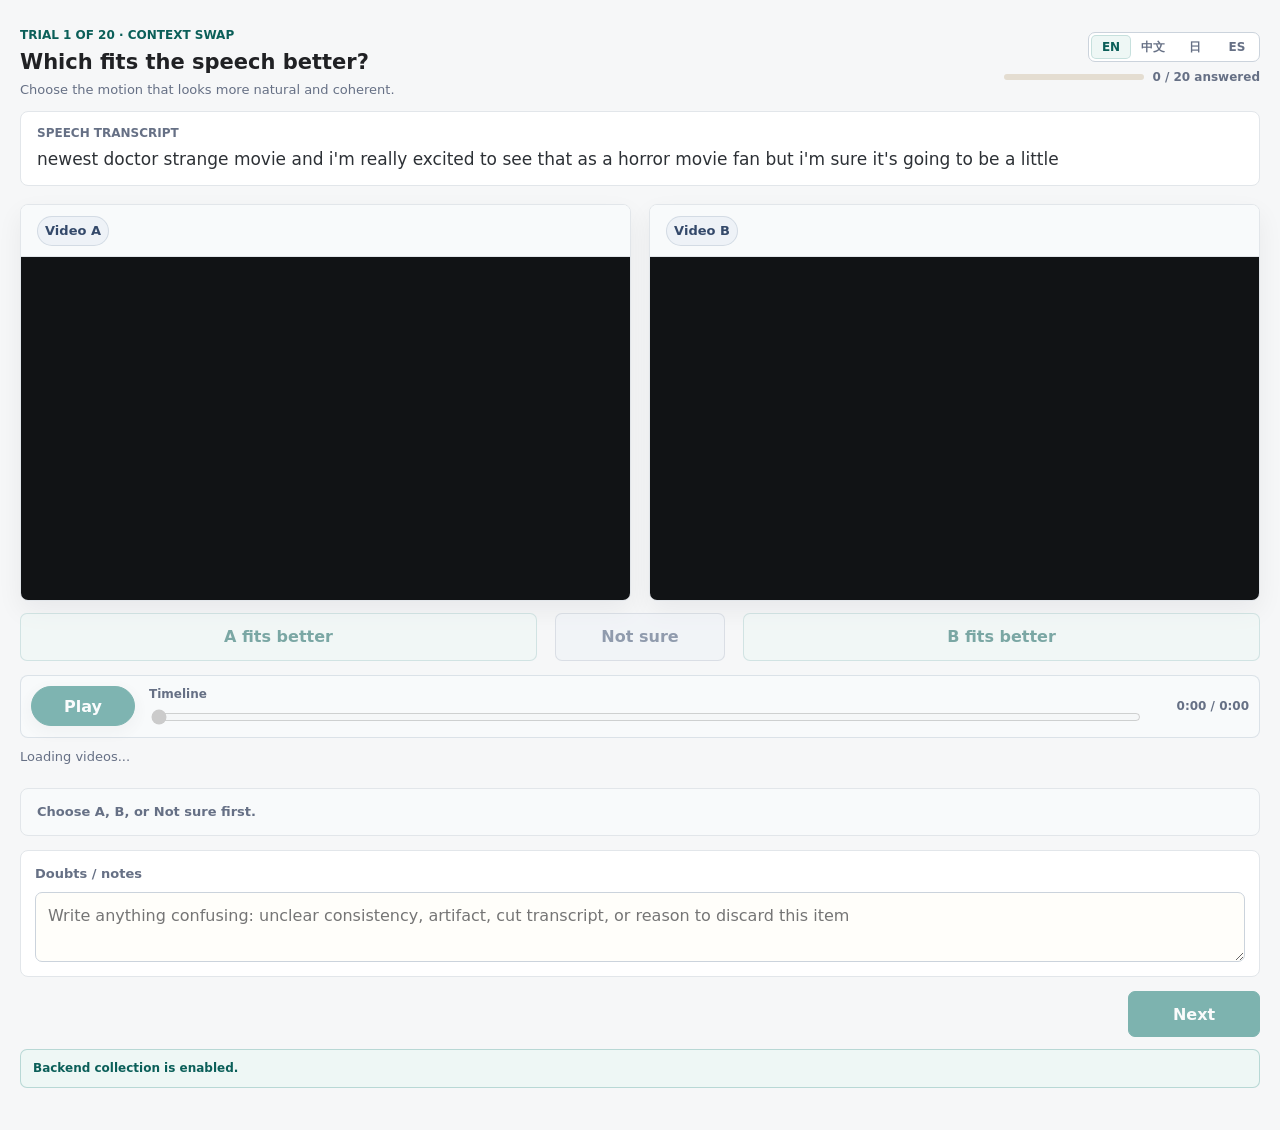
<file: index.html>
<!doctype html>
<html lang="en">
  <head>
    <meta charset="utf-8" />
    <meta name="viewport" content="width=device-width, initial-scale=1" />
    <meta http-equiv="refresh" content="0; url=pilot-demo/" />
    <title>Motion Consistency Pilot</title>
  </head>
  <body>
    <p><a href="pilot-demo/">Open the motion consistency pilot</a></p>
  </body>
</html>
</file>
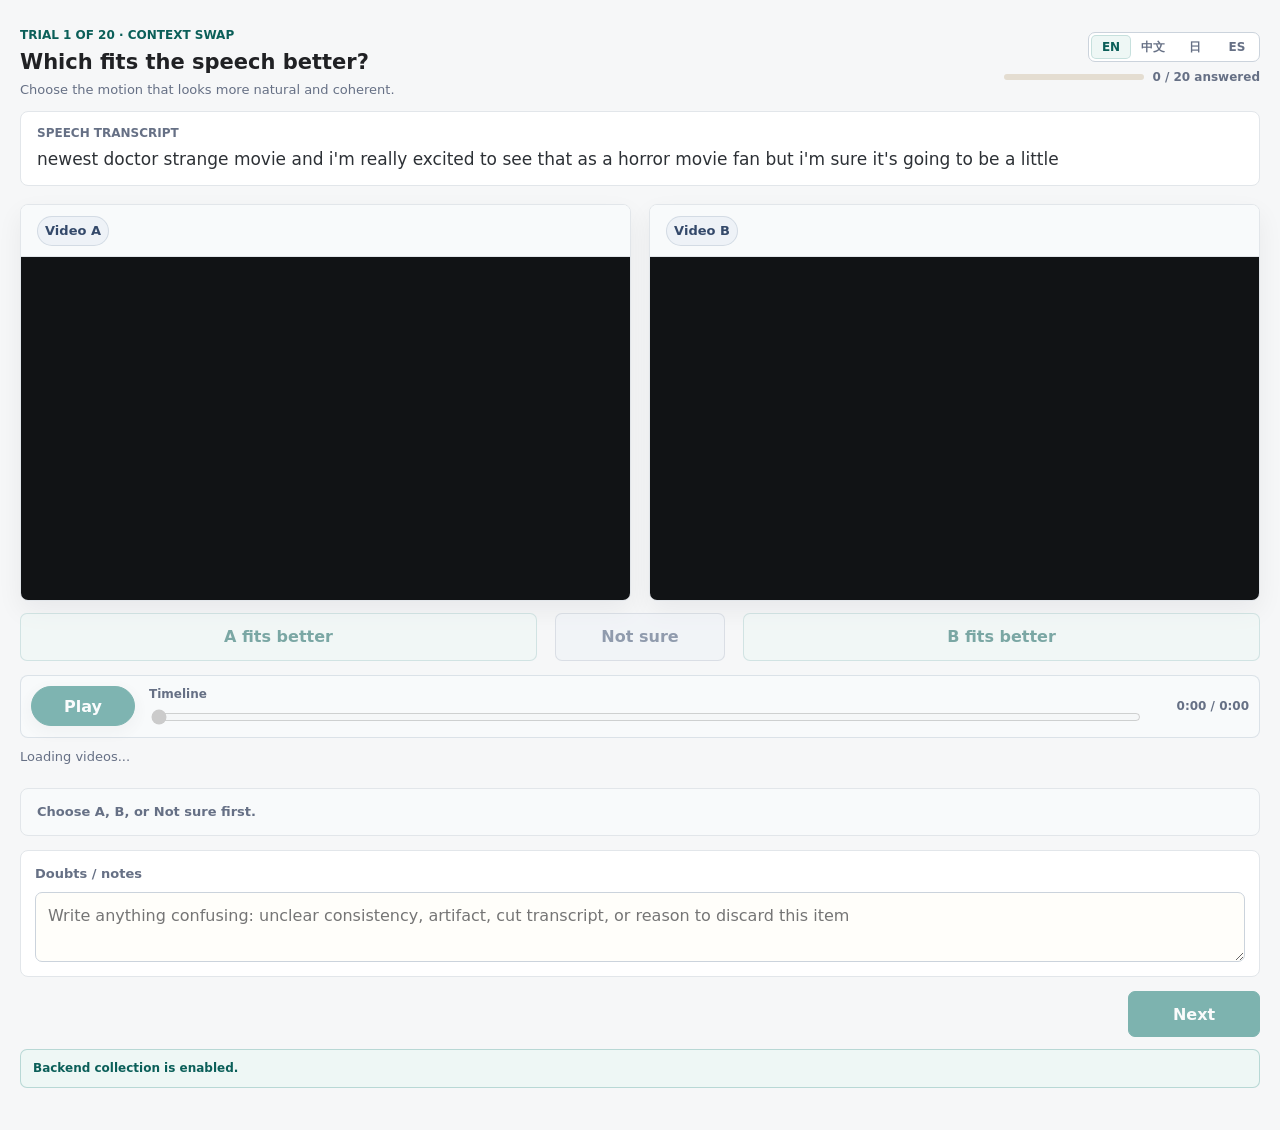
<file: dice-3d-demo/index.html>
<!doctype html>
<html lang="en">
  <head>
    <meta charset="utf-8" />
    <meta name="viewport" content="width=device-width, initial-scale=1" />
    <meta http-equiv="refresh" content="0; url=../pilot-demo/" />
    <link rel="canonical" href="../pilot-demo/" />
    <title>DICE-3D Demo</title>
  </head>
  <body>
    <p><a href="../pilot-demo/">Open the DICE-3D demo</a></p>
  </body>
</html>
</file>
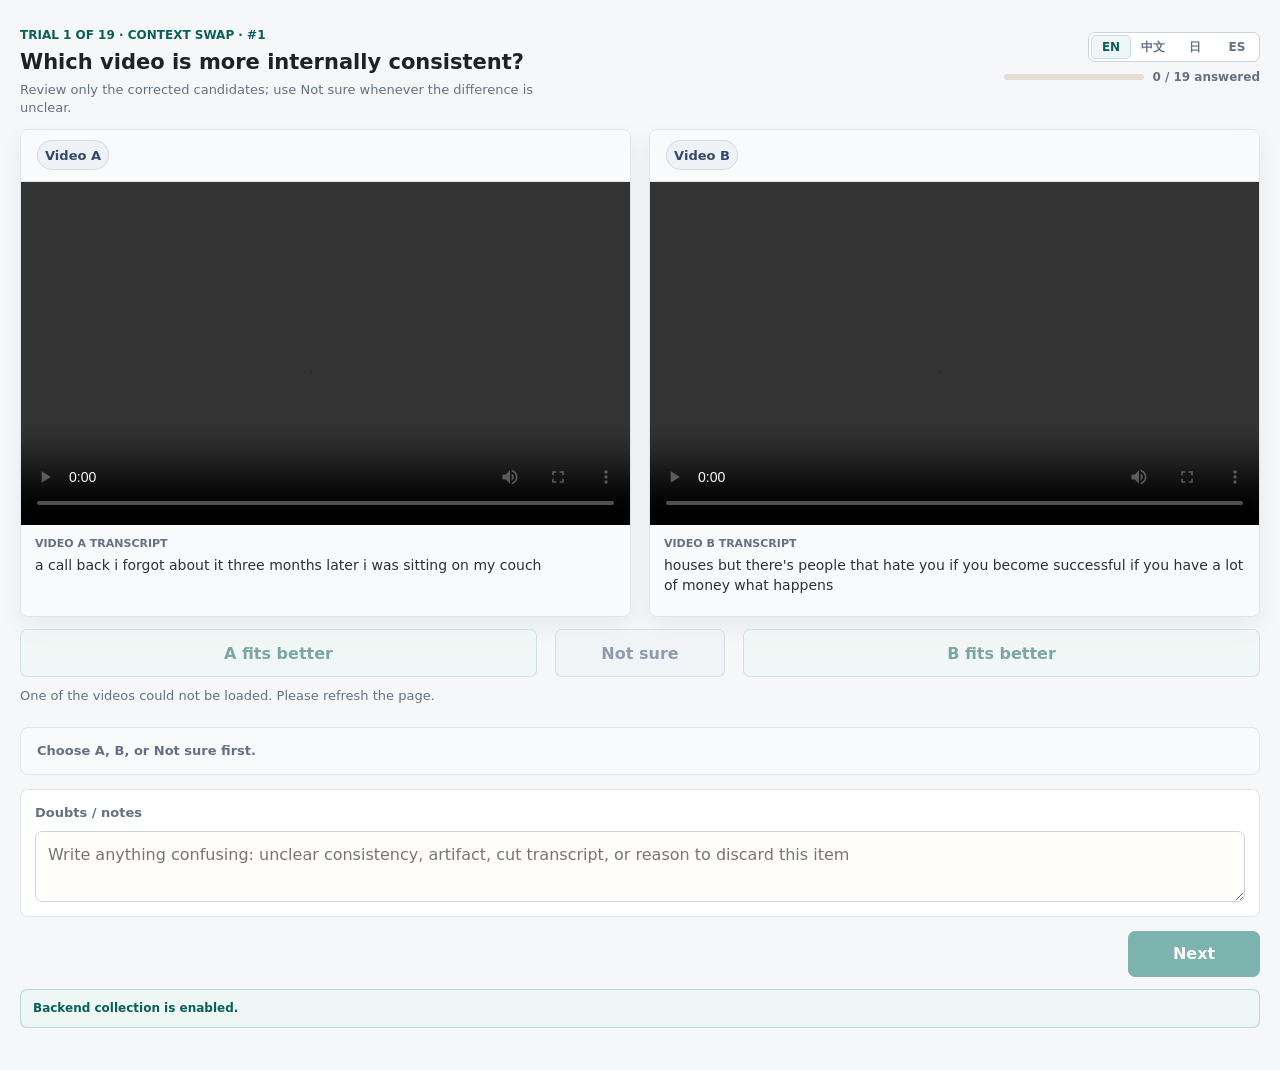
<file: dice-3d-negative-review-v2-1/index.html>
<!doctype html>
<html lang="en">
  <head>
    <meta charset="utf-8" />
    <meta name="viewport" content="width=device-width, initial-scale=1" />
    <title>DICE-3D Negative Corrections v2.1</title>
    <link rel="stylesheet" href="styles.css?v=v2-1" />
  </head>
  <body>
    <main class="shell">
      <section id="trialView" class="panel trial-panel hidden">
        <div class="trial-topbar">
          <div>
            <p class="eyebrow" id="trialMeta">Trial</p>
            <h1 id="pageTitle">Which video is more internally consistent?</h1>
            <p class="task-line" id="taskLine">Review only the corrected candidates; use Not sure whenever the difference is unclear.</p>
          </div>
          <div class="top-side">
            <div class="top-controls" aria-label="Display options">
              <div class="compact-field language-field">
                <span id="languageLabel">Language</span>
                <div class="language-toggle" id="languageToggle" role="group" aria-label="Language">
                  <button type="button" data-locale="en" aria-label="English">EN</button>
                  <button type="button" data-locale="zh" aria-label="Chinese">中文</button>
                  <button type="button" data-locale="ja" aria-label="Japanese">日</button>
                  <button type="button" data-locale="es" aria-label="Spanish">ES</button>
                </div>
              </div>
            </div>

            <div class="progress-wrap" aria-label="Progress">
              <div class="progress-track">
                <div class="progress-fill" id="progressFill"></div>
              </div>
              <span id="progressText">0 / 0</span>
            </div>
          </div>
        </div>

        <div class="transcript-card" id="transcriptCard">
          <span id="transcriptLabel">Speech transcript</span>
          <p id="transcriptText"></p>
        </div>

        <div class="video-grid">
          <article class="video-card" id="cardA">
            <div class="video-heading">
              <span id="videoALabel">Video A</span>
            </div>
            <video id="videoA" playsinline preload="metadata"></video>
            <div class="side-transcript hidden" id="sideTranscriptA">
              <span id="sideTranscriptALabel">Video A transcript</span>
              <p id="videoATranscript"></p>
            </div>
          </article>

          <article class="video-card" id="cardB">
            <div class="video-heading">
              <span id="videoBLabel">Video B</span>
            </div>
            <video id="videoB" playsinline preload="metadata"></video>
            <div class="side-transcript hidden" id="sideTranscriptB">
              <span id="sideTranscriptBLabel">Video B transcript</span>
              <p id="videoBTranscript"></p>
            </div>
          </article>
        </div>
        <div class="choice-row">
          <button type="button" class="choice-button" data-choice="A">Choose A</button>
          <button type="button" class="choice-button not-sure-action" id="notSureButton">Not sure</button>
          <button type="button" class="choice-button" data-choice="B">Choose B</button>
        </div>
        <div class="playback-controls" id="playbackControls" aria-label="Synchronized playback controls">
          <button type="button" class="secondary-action playback-button playback-main" id="playBothButton" disabled>Play</button>
          <label class="timeline-control">
            <span id="timelineLabel">Timeline</span>
            <input type="range" id="syncTimeline" min="0" max="0" value="0" step="0.01" disabled />
          </label>
          <span class="time-readout" id="syncTime">0:00 / 0:00</span>
        </div>
        <div class="media-status" id="mediaStatus">Loading videos...</div>

        <div class="response-panel pending" id="responsePanel">
          <div class="response-head">
            <div class="response-guidance" id="responseGuidance">Choose Video A or Video B above first.</div>
          </div>

          <div class="question-block confidence-block followup-content">
            <span class="question-label" id="confidenceLabel">Confidence in your answer</span>
            <div class="confidence-row" id="confidenceRow" role="radiogroup" aria-label="Confidence">
              <button type="button" data-confidence="1">1</button>
              <button type="button" data-confidence="2">2</button>
              <button type="button" data-confidence="3">3</button>
              <button type="button" data-confidence="4">4</button>
              <button type="button" data-confidence="5">5</button>
            </div>
            <div class="scale-labels" aria-hidden="true">
              <span id="lowLabel">Low</span>
              <span id="highLabel">High</span>
            </div>
          </div>

          <label class="diagnostic-block followup-content">
            <span class="question-label" id="diagnosticLabel">Optional doubts</span>
            <div class="doubt-options" id="doubtOptions" role="group" aria-label="Optional doubts"></div>
            <span class="field-hint" id="diagnosticHint">Select any doubts or skip this section.</span>
          </label>
        </div>

        <label class="notes-field review-only">
          <span id="reviewNoteLabel">Doubts / notes</span>
          <textarea id="noteText" rows="2" placeholder="Write anything confusing: unclear consistency, artifact, cut transcript, or reason to discard this item"></textarea>
        </label>

        <div class="trial-actions">
          <button type="button" class="primary-action" id="nextButton" disabled>Next</button>
        </div>
        <div class="submission-status" id="submissionStatus">Backend not configured.</div>
      </section>

      <section id="doneView" class="panel done-panel hidden">
        <p class="eyebrow" id="doneEyebrow">Complete</p>
        <h2 id="doneTitle">Responses saved in this browser</h2>
        <p class="lead small" id="doneLead">
          GitHub Pages is static, so this demo stores responses locally. Download the files below after testing.
        </p>
        <div class="summary-grid" id="summaryGrid"></div>
        <div class="export-actions">
          <button type="button" class="primary-action" id="downloadJson">Download JSON</button>
          <button type="button" class="secondary-action" id="downloadCsv">Download CSV</button>
          <button type="button" class="secondary-action" id="restartButton">Start new session</button>
        </div>
      </section>
    </main>

    <script src="data/demo_manifest.js?v=v2-1"></script>
    <script src="app.js?v=v2-1"></script>
  </body>
</html>
</file>
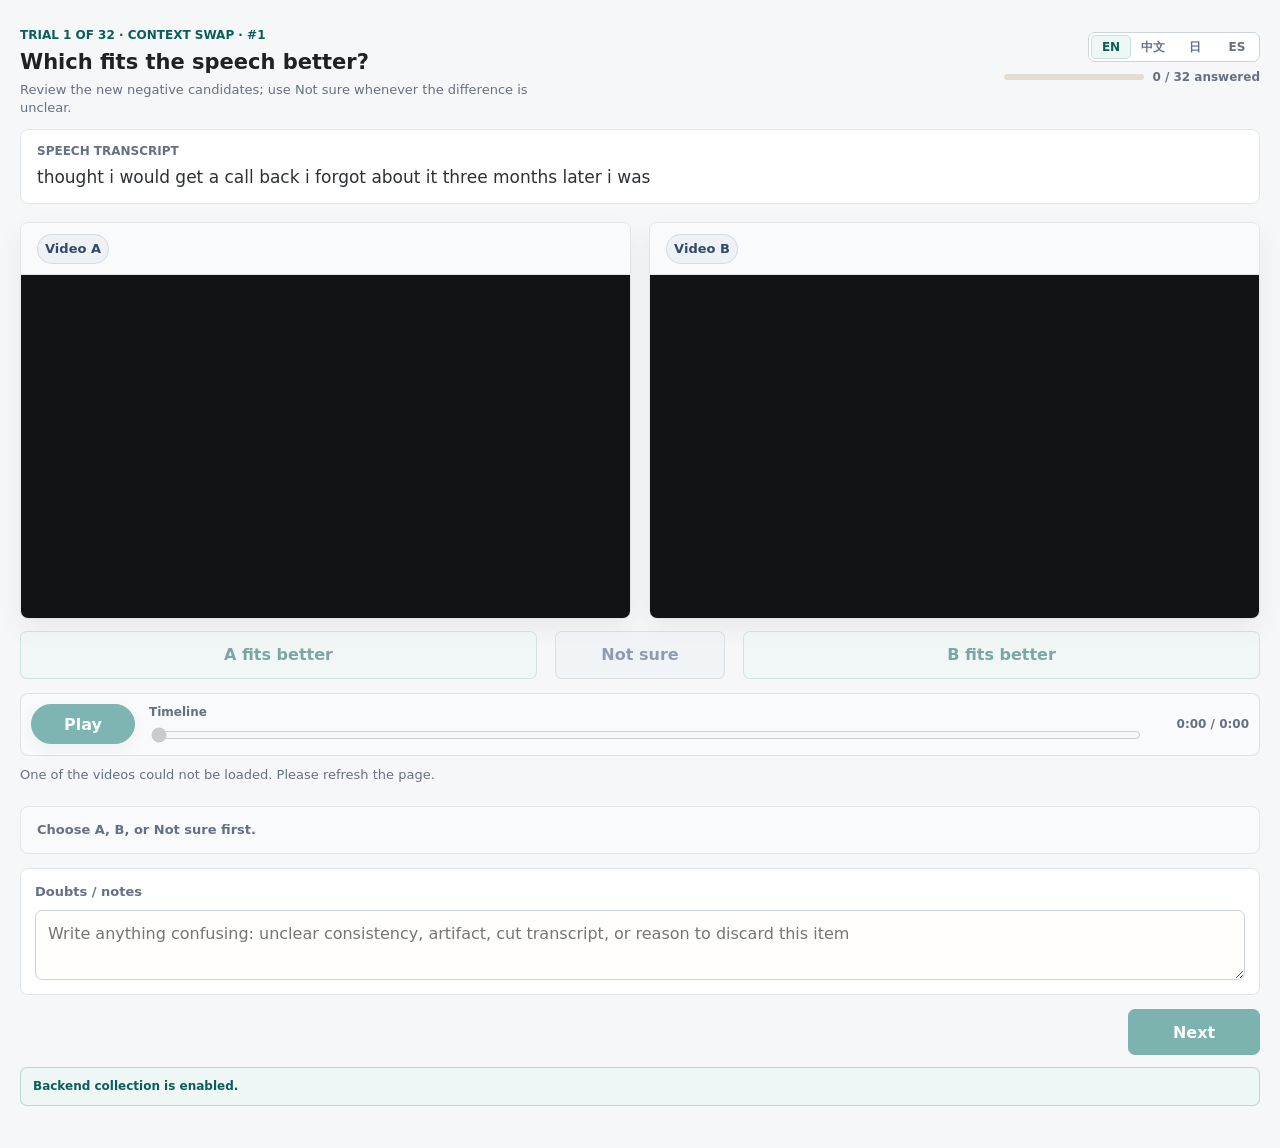
<file: dice-3d-negative-review-v2/index.html>
<!doctype html>
<html lang="en">
  <head>
    <meta charset="utf-8" />
    <meta name="viewport" content="width=device-width, initial-scale=1" />
    <title>DICE-3D Negative Review v2</title>
    <link rel="stylesheet" href="styles.css?v=v2" />
  </head>
  <body>
    <main class="shell">
      <section id="trialView" class="panel trial-panel hidden">
        <div class="trial-topbar">
          <div>
            <p class="eyebrow" id="trialMeta">Trial</p>
            <h1 id="pageTitle">Which fits the speech better?</h1>
            <p class="task-line" id="taskLine">Review the new negative candidates; use Not sure whenever the difference is unclear.</p>
          </div>
          <div class="top-side">
            <div class="top-controls" aria-label="Display options">
              <div class="compact-field language-field">
                <span id="languageLabel">Language</span>
                <div class="language-toggle" id="languageToggle" role="group" aria-label="Language">
                  <button type="button" data-locale="en" aria-label="English">EN</button>
                  <button type="button" data-locale="zh" aria-label="Chinese">中文</button>
                  <button type="button" data-locale="ja" aria-label="Japanese">日</button>
                  <button type="button" data-locale="es" aria-label="Spanish">ES</button>
                </div>
              </div>
            </div>

            <div class="progress-wrap" aria-label="Progress">
              <div class="progress-track">
                <div class="progress-fill" id="progressFill"></div>
              </div>
              <span id="progressText">0 / 0</span>
            </div>
          </div>
        </div>

        <div class="transcript-card">
          <span id="transcriptLabel">Speech transcript</span>
          <p id="transcriptText"></p>
        </div>

        <div class="video-grid">
          <article class="video-card" id="cardA">
            <div class="video-heading">
              <span id="videoALabel">Video A</span>
            </div>
            <video id="videoA" playsinline preload="metadata"></video>
          </article>

          <article class="video-card" id="cardB">
            <div class="video-heading">
              <span id="videoBLabel">Video B</span>
            </div>
            <video id="videoB" playsinline preload="metadata"></video>
          </article>
        </div>
        <div class="choice-row">
          <button type="button" class="choice-button" data-choice="A">Choose A</button>
          <button type="button" class="choice-button not-sure-action" id="notSureButton">Not sure</button>
          <button type="button" class="choice-button" data-choice="B">Choose B</button>
        </div>
        <div class="playback-controls" id="playbackControls" aria-label="Synchronized playback controls">
          <button type="button" class="secondary-action playback-button playback-main" id="playBothButton" disabled>Play</button>
          <label class="timeline-control">
            <span id="timelineLabel">Timeline</span>
            <input type="range" id="syncTimeline" min="0" max="0" value="0" step="0.01" disabled />
          </label>
          <span class="time-readout" id="syncTime">0:00 / 0:00</span>
        </div>
        <div class="media-status" id="mediaStatus">Loading videos...</div>

        <div class="response-panel pending" id="responsePanel">
          <div class="response-head">
            <div class="response-guidance" id="responseGuidance">Choose Video A or Video B above first.</div>
          </div>

          <div class="question-block confidence-block followup-content">
            <span class="question-label" id="confidenceLabel">Confidence in your answer</span>
            <div class="confidence-row" id="confidenceRow" role="radiogroup" aria-label="Confidence">
              <button type="button" data-confidence="1">1</button>
              <button type="button" data-confidence="2">2</button>
              <button type="button" data-confidence="3">3</button>
              <button type="button" data-confidence="4">4</button>
              <button type="button" data-confidence="5">5</button>
            </div>
            <div class="scale-labels" aria-hidden="true">
              <span id="lowLabel">Low</span>
              <span id="highLabel">High</span>
            </div>
          </div>

          <label class="diagnostic-block followup-content">
            <span class="question-label" id="diagnosticLabel">Optional doubts</span>
            <div class="doubt-options" id="doubtOptions" role="group" aria-label="Optional doubts"></div>
            <span class="field-hint" id="diagnosticHint">Select any doubts or skip this section.</span>
          </label>
        </div>

        <label class="notes-field review-only">
          <span id="reviewNoteLabel">Doubts / notes</span>
          <textarea id="noteText" rows="2" placeholder="Write anything confusing: unclear consistency, artifact, cut transcript, or reason to discard this item"></textarea>
        </label>

        <div class="trial-actions">
          <button type="button" class="primary-action" id="nextButton" disabled>Next</button>
        </div>
        <div class="submission-status" id="submissionStatus">Backend not configured.</div>
      </section>

      <section id="doneView" class="panel done-panel hidden">
        <p class="eyebrow" id="doneEyebrow">Complete</p>
        <h2 id="doneTitle">Responses saved in this browser</h2>
        <p class="lead small" id="doneLead">
          GitHub Pages is static, so this demo stores responses locally. Download the files below after testing.
        </p>
        <div class="summary-grid" id="summaryGrid"></div>
        <div class="export-actions">
          <button type="button" class="primary-action" id="downloadJson">Download JSON</button>
          <button type="button" class="secondary-action" id="downloadCsv">Download CSV</button>
          <button type="button" class="secondary-action" id="restartButton">Start new session</button>
        </div>
      </section>
    </main>

    <script src="data/demo_manifest.js?v=v2"></script>
    <script src="app.js?v=v2"></script>
  </body>
</html>
</file>
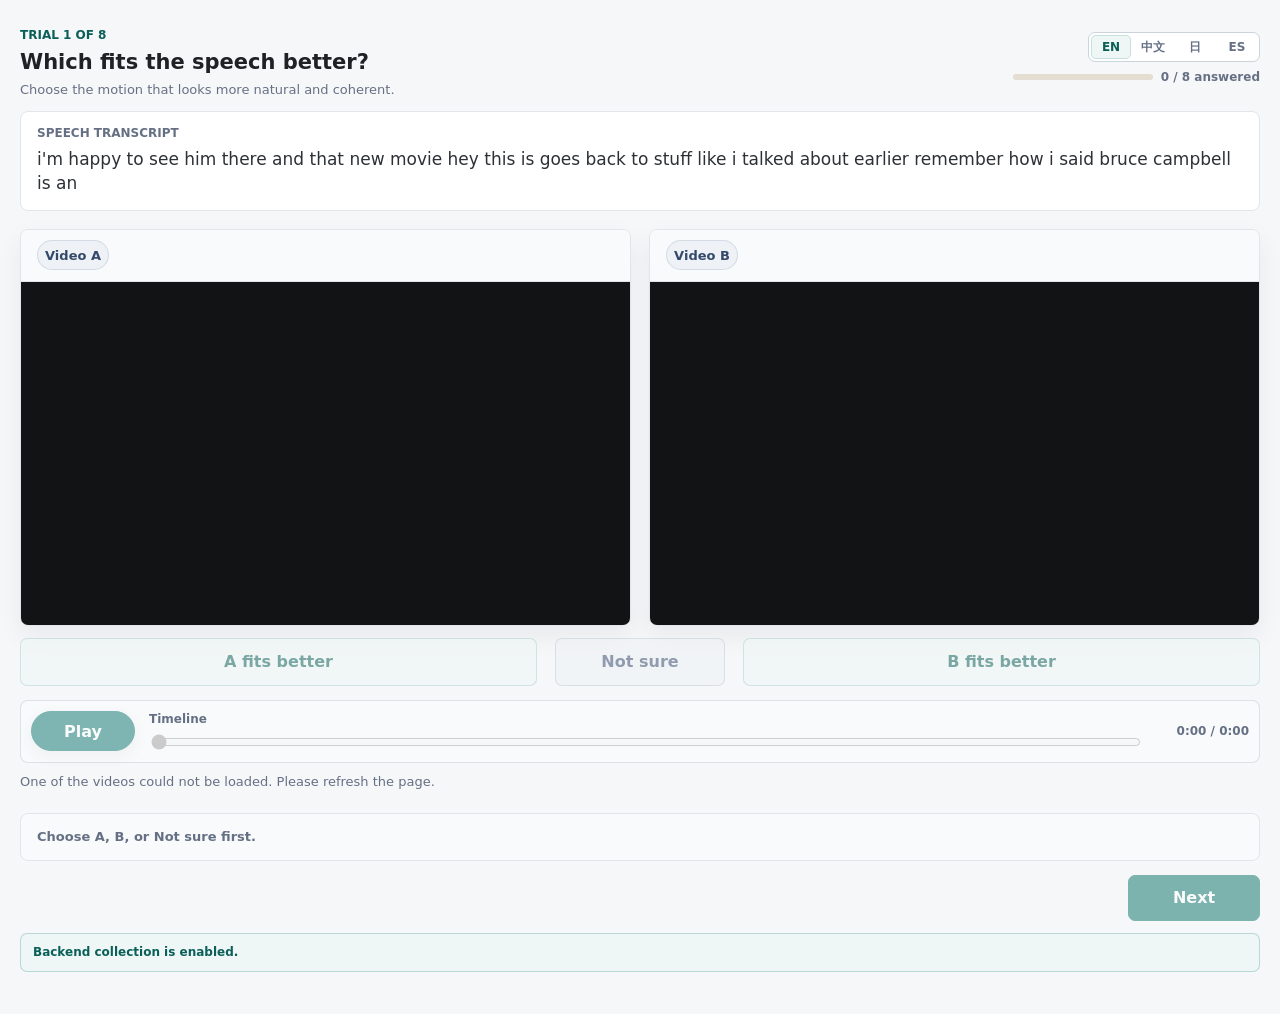
<file: dice-3d-participant/index.html>
<!doctype html>
<html lang="en">
  <head>
    <meta charset="utf-8" />
    <meta name="viewport" content="width=device-width, initial-scale=1" />
    <meta http-equiv="refresh" content="0; url=../pilot-participant/" />
    <link rel="canonical" href="../pilot-participant/" />
    <title>DICE-3D Participant</title>
  </head>
  <body>
    <p><a href="../pilot-participant/">Open the DICE-3D participant page</a></p>
  </body>
</html>
</file>
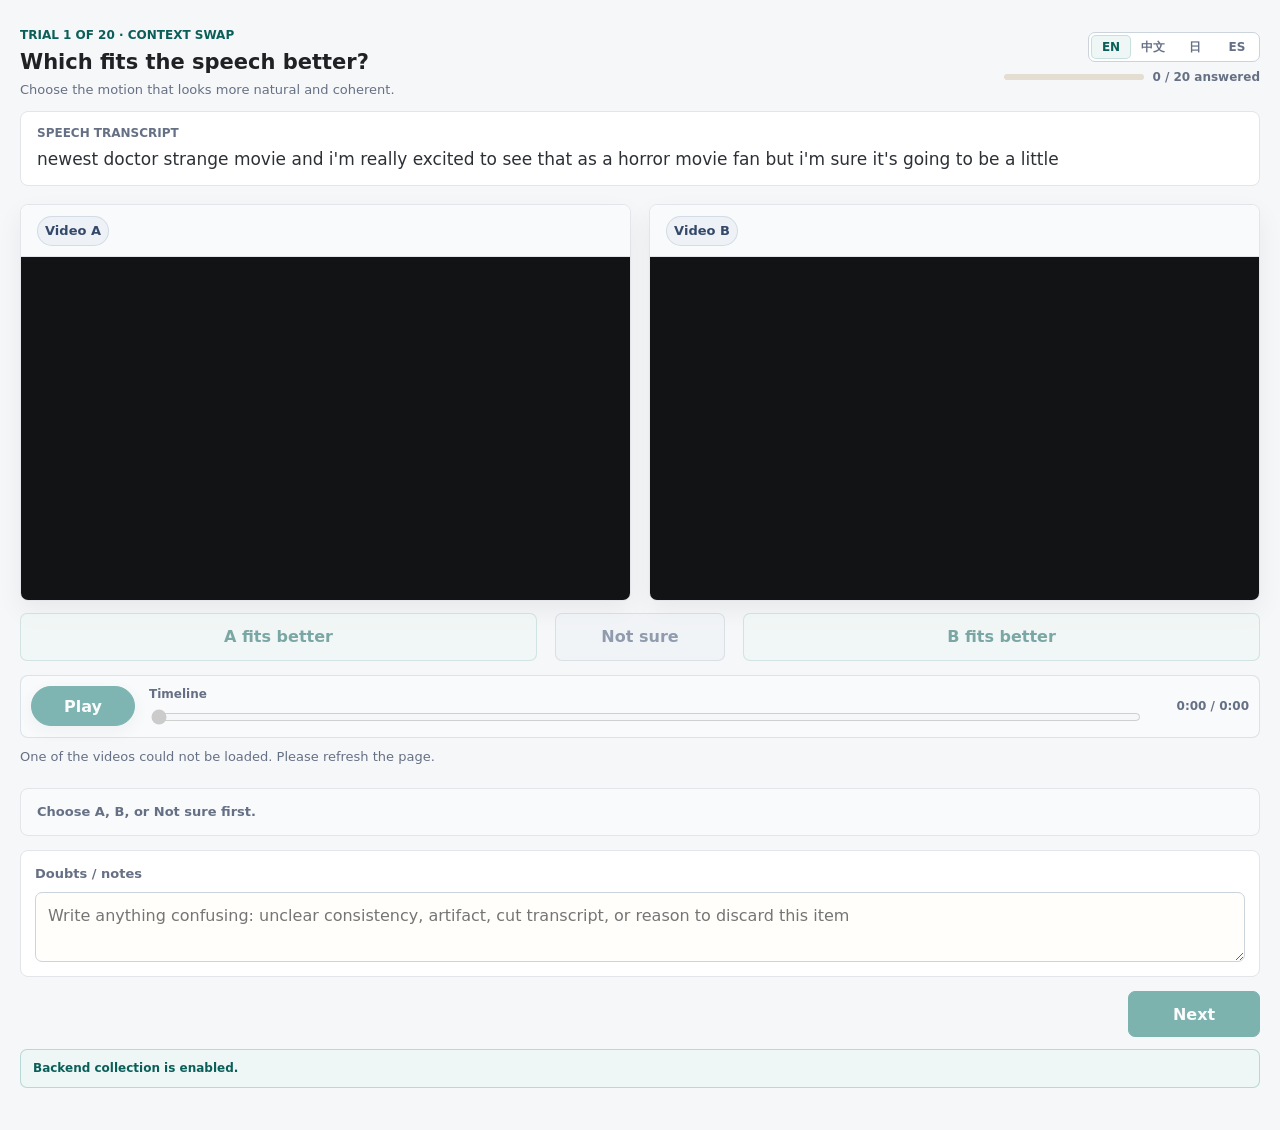
<file: pilot-demo/index.html>
<!doctype html>
<html lang="en">
  <head>
    <meta charset="utf-8" />
    <meta name="viewport" content="width=device-width, initial-scale=1" />
    <title>Co-speech Motion Consistency Pilot</title>
    <link rel="stylesheet" href="styles.css?v=99ce9de" />
  </head>
  <body>
    <main class="shell">
      <section id="trialView" class="panel trial-panel hidden">
        <div class="trial-topbar">
          <div>
            <p class="eyebrow" id="trialMeta">Trial</p>
            <h1 id="pageTitle">Which fits the speech better?</h1>
            <p class="task-line" id="taskLine">Choose the motion that looks more natural and coherent.</p>
          </div>
          <div class="top-side">
            <div class="top-controls" aria-label="Display options">
              <div class="compact-field language-field">
                <span id="languageLabel">Language</span>
                <div class="language-toggle" id="languageToggle" role="group" aria-label="Language">
                  <button type="button" data-locale="en" aria-label="English">EN</button>
                  <button type="button" data-locale="zh" aria-label="Chinese">中文</button>
                  <button type="button" data-locale="ja" aria-label="Japanese">日</button>
                  <button type="button" data-locale="es" aria-label="Spanish">ES</button>
                </div>
              </div>
            </div>

            <div class="progress-wrap" aria-label="Progress">
              <div class="progress-track">
                <div class="progress-fill" id="progressFill"></div>
              </div>
              <span id="progressText">0 / 0</span>
            </div>
          </div>
        </div>

        <div class="transcript-card">
          <span id="transcriptLabel">Speech transcript</span>
          <p id="transcriptText"></p>
        </div>

        <div class="video-grid">
          <article class="video-card" id="cardA">
            <div class="video-heading">
              <span id="videoALabel">Video A</span>
            </div>
            <video id="videoA" playsinline preload="metadata"></video>
          </article>

          <article class="video-card" id="cardB">
            <div class="video-heading">
              <span id="videoBLabel">Video B</span>
            </div>
            <video id="videoB" playsinline preload="metadata"></video>
          </article>
        </div>
        <div class="choice-row">
          <button type="button" class="choice-button" data-choice="A">Choose A</button>
          <button type="button" class="choice-button not-sure-action" id="notSureButton">Not sure</button>
          <button type="button" class="choice-button" data-choice="B">Choose B</button>
        </div>
        <div class="playback-controls" id="playbackControls" aria-label="Synchronized playback controls">
          <button type="button" class="secondary-action playback-button playback-main" id="playBothButton" disabled>Play</button>
          <label class="timeline-control">
            <span id="timelineLabel">Timeline</span>
            <input type="range" id="syncTimeline" min="0" max="0" value="0" step="0.01" disabled />
          </label>
          <span class="time-readout" id="syncTime">0:00 / 0:00</span>
        </div>
        <div class="media-status" id="mediaStatus">Loading videos...</div>

        <div class="response-panel pending" id="responsePanel">
          <div class="response-head">
            <div class="response-guidance" id="responseGuidance">Choose Video A or Video B above first.</div>
          </div>

          <div class="question-block confidence-block followup-content">
            <span class="question-label" id="confidenceLabel">Confidence in your answer</span>
            <div class="confidence-row" id="confidenceRow" role="radiogroup" aria-label="Confidence">
              <button type="button" data-confidence="1">1</button>
              <button type="button" data-confidence="2">2</button>
              <button type="button" data-confidence="3">3</button>
              <button type="button" data-confidence="4">4</button>
              <button type="button" data-confidence="5">5</button>
            </div>
            <div class="scale-labels" aria-hidden="true">
              <span id="lowLabel">Low</span>
              <span id="highLabel">High</span>
            </div>
          </div>

          <label class="diagnostic-block followup-content">
            <span class="question-label" id="diagnosticLabel">Optional doubts</span>
            <div class="doubt-options" id="doubtOptions" role="group" aria-label="Optional doubts"></div>
            <span class="field-hint" id="diagnosticHint">Select any doubts or skip this section.</span>
          </label>
        </div>

        <label class="notes-field review-only">
          <span id="reviewNoteLabel">Doubts / notes</span>
          <textarea id="noteText" rows="2" placeholder="Write anything confusing: unclear consistency, artifact, cut transcript, or reason to discard this item"></textarea>
        </label>

        <div class="trial-actions">
          <button type="button" class="primary-action" id="nextButton" disabled>Next</button>
        </div>
        <div class="submission-status" id="submissionStatus">Backend not configured.</div>
      </section>

      <section id="doneView" class="panel done-panel hidden">
        <p class="eyebrow" id="doneEyebrow">Complete</p>
        <h2 id="doneTitle">Responses saved in this browser</h2>
        <p class="lead small" id="doneLead">
          GitHub Pages is static, so this demo stores responses locally. Download the files below after testing.
        </p>
        <div class="summary-grid" id="summaryGrid"></div>
        <div class="export-actions">
          <button type="button" class="primary-action" id="downloadJson">Download JSON</button>
          <button type="button" class="secondary-action" id="downloadCsv">Download CSV</button>
          <button type="button" class="secondary-action" id="restartButton">Start new session</button>
        </div>
      </section>
    </main>

    <script src="data/demo_manifest.js?v=99ce9de"></script>
    <script src="app.js?v=99ce9de"></script>
  </body>
</html>
</file>
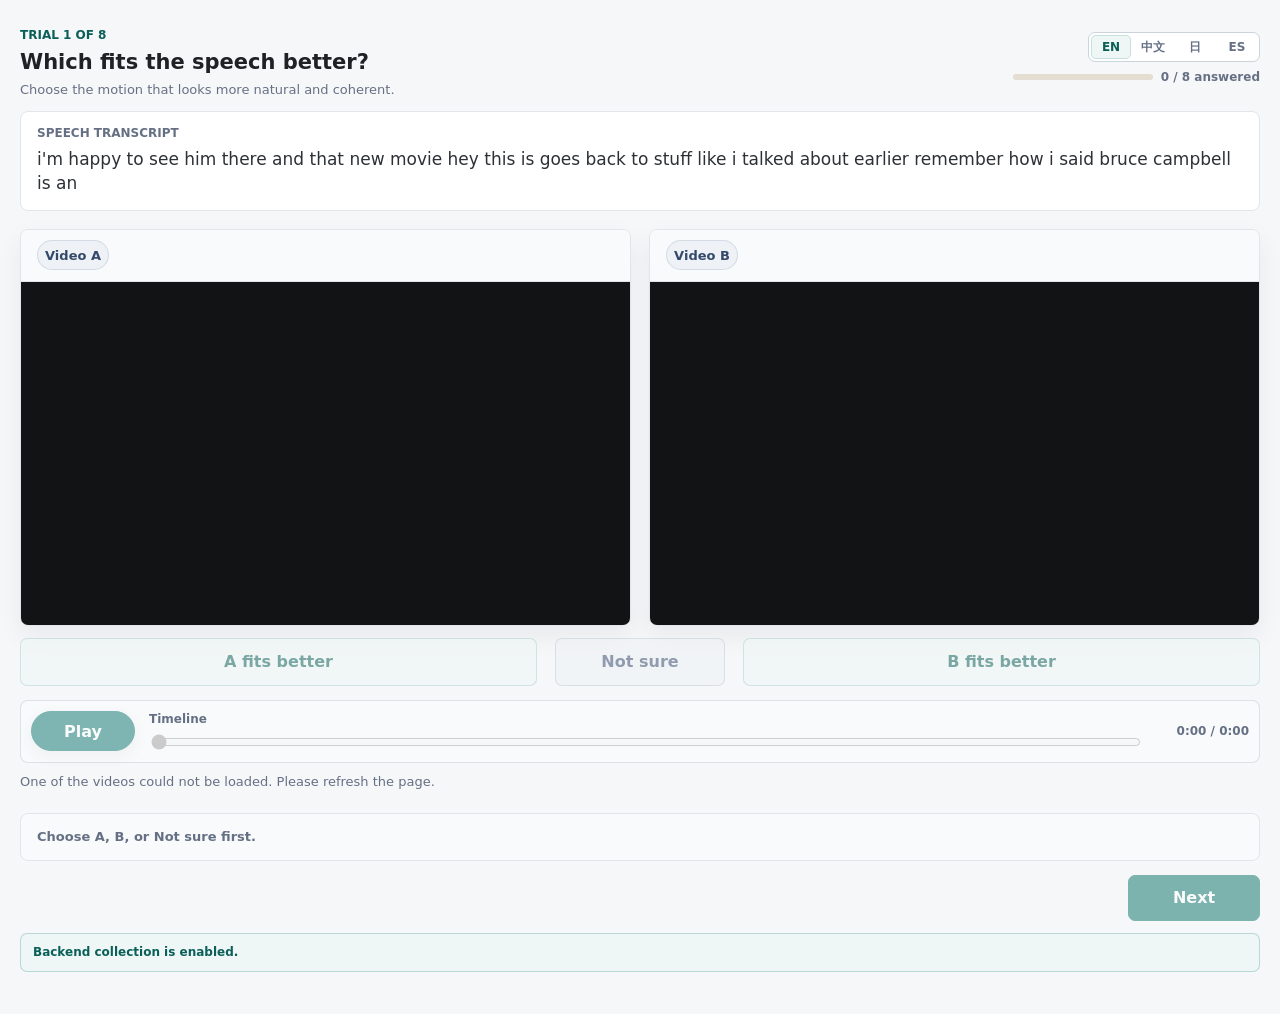
<file: pilot-participant/index.html>
<!doctype html>
<html lang="en">
  <head>
    <meta charset="utf-8" />
    <meta name="viewport" content="width=device-width, initial-scale=1" />
    <title>Co-speech Motion Consistency Pilot - Participant</title>
    <link rel="stylesheet" href="styles.css?v=participant-clean-url-20260712" />
  </head>
  <body>
    <main class="shell">
      <section id="trialView" class="panel trial-panel hidden">
        <div class="trial-topbar">
          <div>
            <p class="eyebrow" id="trialMeta">Trial</p>
            <h1 id="pageTitle">Which fits the speech better?</h1>
            <p class="task-line" id="taskLine">Choose the motion that looks more natural and coherent.</p>
          </div>
          <div class="top-side">
            <div class="top-controls" aria-label="Display options">
              <div class="compact-field language-field">
                <span id="languageLabel">Language</span>
                <div class="language-toggle" id="languageToggle" role="group" aria-label="Language">
                  <button type="button" data-locale="en" aria-label="English">EN</button>
                  <button type="button" data-locale="zh" aria-label="Chinese">中文</button>
                  <button type="button" data-locale="ja" aria-label="Japanese">日</button>
                  <button type="button" data-locale="es" aria-label="Spanish">ES</button>
                </div>
              </div>
            </div>

            <div class="progress-wrap" aria-label="Progress">
              <div class="progress-track">
                <div class="progress-fill" id="progressFill"></div>
              </div>
              <span id="progressText">0 / 0</span>
            </div>
          </div>
        </div>

        <div class="transcript-card">
          <span id="transcriptLabel">Speech transcript</span>
          <p id="transcriptText"></p>
        </div>

        <div class="video-grid">
          <article class="video-card" id="cardA">
            <div class="video-heading">
              <span id="videoALabel">Video A</span>
            </div>
            <video id="videoA" playsinline preload="metadata"></video>
          </article>

          <article class="video-card" id="cardB">
            <div class="video-heading">
              <span id="videoBLabel">Video B</span>
            </div>
            <video id="videoB" playsinline preload="metadata"></video>
          </article>
        </div>
        <div class="choice-row">
          <button type="button" class="choice-button" data-choice="A">Choose A</button>
          <button type="button" class="choice-button not-sure-action" id="notSureButton">Not sure</button>
          <button type="button" class="choice-button" data-choice="B">Choose B</button>
        </div>
        <div class="playback-controls" id="playbackControls" aria-label="Synchronized playback controls">
          <button type="button" class="secondary-action playback-button playback-main" id="playBothButton" disabled>Play</button>
          <label class="timeline-control">
            <span id="timelineLabel">Timeline</span>
            <input type="range" id="syncTimeline" min="0" max="0" value="0" step="0.01" disabled />
          </label>
          <span class="time-readout" id="syncTime">0:00 / 0:00</span>
        </div>
        <div class="media-status" id="mediaStatus">Loading videos...</div>

        <div class="response-panel pending" id="responsePanel">
          <div class="response-head">
            <div class="response-guidance" id="responseGuidance">Choose Video A or Video B above first.</div>
          </div>

          <div class="question-block confidence-block followup-content">
            <span class="question-label" id="confidenceLabel">Confidence in your answer</span>
            <div class="confidence-row" id="confidenceRow" role="radiogroup" aria-label="Confidence">
              <button type="button" data-confidence="1">1</button>
              <button type="button" data-confidence="2">2</button>
              <button type="button" data-confidence="3">3</button>
              <button type="button" data-confidence="4">4</button>
              <button type="button" data-confidence="5">5</button>
            </div>
            <div class="scale-labels" aria-hidden="true">
              <span id="lowLabel">Low</span>
              <span id="highLabel">High</span>
            </div>
          </div>

          <label class="diagnostic-block followup-content">
            <span class="question-label" id="diagnosticLabel">Optional doubts</span>
            <div class="doubt-options" id="doubtOptions" role="group" aria-label="Optional doubts"></div>
            <span class="field-hint" id="diagnosticHint">Select any doubts or skip this section.</span>
          </label>
        </div>

        <label class="notes-field review-only">
          <span id="reviewNoteLabel">Doubts / notes</span>
          <textarea id="noteText" rows="2" placeholder="Write anything confusing: unclear consistency, artifact, cut transcript, or reason to discard this item"></textarea>
        </label>

        <div class="trial-actions">
          <button type="button" class="primary-action" id="nextButton" disabled>Next</button>
        </div>
        <div class="submission-status" id="submissionStatus">Backend not configured.</div>
      </section>

      <section id="doneView" class="panel done-panel hidden">
        <p class="eyebrow" id="doneEyebrow">Complete</p>
        <h2 id="doneTitle">Responses saved in this browser</h2>
        <p class="lead small" id="doneLead">
          GitHub Pages is static, so this demo stores responses locally. Download the files below after testing.
        </p>
        <div class="summary-grid" id="summaryGrid"></div>
        <div class="export-actions">
          <button type="button" class="primary-action" id="downloadJson">Download JSON</button>
          <button type="button" class="secondary-action" id="downloadCsv">Download CSV</button>
          <button type="button" class="secondary-action" id="restartButton">Start new session</button>
        </div>
      </section>
    </main>

    <script src="data/demo_manifest.js?v=participant-clean-url-20260712"></script>
    <script src="app.js?v=participant-clean-url-20260712"></script>
  </body>
</html>
</file>
<file: dice-3d-negative-review-v2-1/styles.css>
:root {
  --page: #f6f7f8;
  --surface: #ffffff;
  --surface-soft: #f8fafb;
  --ink: #202124;
  --muted: #667085;
  --line: #e2e6ea;
  --line-strong: #cbd3dc;
  --teal: #0f766e;
  --teal-dark: #0b5f59;
  --blue: #34496a;
  --soft-teal: #eef7f5;
  --soft-blue: #eef2f7;
  --video-bg: #111315;
  --shadow: 0 10px 26px rgba(18, 24, 31, 0.06);
  --shadow-soft: 0 4px 14px rgba(18, 24, 31, 0.04);
  --column-gap: 18px;
}

html[data-theme="sage"] {
  --page: #f5f7f3;
  --surface: #fffefa;
  --surface-soft: #f0f4ef;
  --ink: #1f2621;
  --muted: #687263;
  --line: #dce4d8;
  --line-strong: #bdcbb7;
  --teal: #2f6f5f;
  --teal-dark: #24594d;
  --blue: #42526b;
  --soft-teal: #e8f2ed;
  --soft-blue: #eef1f5;
}

html[data-theme="paper"] {
  --page: #f7f4ef;
  --surface: #fffdf9;
  --surface-soft: #faf7f1;
  --ink: #26231f;
  --muted: #726b61;
  --line: #e3dace;
  --line-strong: #cec1b2;
  --teal: #1d6f78;
  --teal-dark: #155a62;
  --blue: #4e5c78;
  --soft-teal: #e8f3f4;
  --soft-blue: #eef0f5;
}

* {
  box-sizing: border-box;
}

html {
  min-height: 100%;
  overflow-x: hidden;
}

body {
  margin: 0;
  min-height: 100vh;
  background: var(--page);
  color: var(--ink);
  font-family:
    Inter, ui-sans-serif, system-ui, -apple-system, BlinkMacSystemFont, "Segoe UI",
    sans-serif;
  overflow-x: hidden;
}

body::before {
  content: "";
  display: none;
}

button,
select,
textarea {
  font: inherit;
}

button {
  cursor: pointer;
}

button:disabled {
  cursor: not-allowed;
  opacity: 0.52;
}

select:focus,
textarea:focus,
button:focus-visible {
  outline: 3px solid rgba(17, 117, 111, 0.18);
  outline-offset: 2px;
}

.shell {
  width: calc(100% - 32px);
  max-width: 1240px;
  margin: 0 auto;
  padding: 22px 0 42px;
}

.panel {
  width: 100%;
}

.hidden {
  display: none !important;
}

.review-only {
  display: none !important;
}

html[data-mode="review"] .review-only {
  display: grid !important;
}

.trial-panel {
  padding-top: 6px;
}

.trial-topbar {
  display: grid;
  grid-template-columns: minmax(0, 1fr) auto;
  gap: 18px;
  align-items: start;
  margin-bottom: 12px;
}

.trial-topbar > * {
  min-width: 0;
}

.top-side {
  display: grid;
  min-width: 0;
  gap: 8px;
  justify-items: end;
  padding-top: 4px;
}

.top-controls {
  display: flex;
  justify-content: flex-end;
  gap: 8px;
}

.compact-field {
  display: grid;
  gap: 0;
  min-width: 0;
}

.language-field {
  min-width: 172px;
}

.compact-field span {
  display: none;
}

.compact-field select {
  height: 32px;
  padding: 0 28px 0 9px;
  color: var(--ink);
  background: var(--surface);
  font-size: 13px;
}

.language-toggle {
  display: grid;
  grid-template-columns: repeat(4, minmax(0, 1fr));
  gap: 2px;
  min-height: 30px;
  padding: 2px;
  background: var(--surface);
  border: 1px solid var(--line-strong);
  border-radius: 7px;
}

.language-toggle button {
  min-width: 0;
  height: 24px;
  padding: 0 7px;
  color: var(--muted);
  background: transparent;
  border: 0;
  border-radius: 5px;
  font-size: 12px;
  font-weight: 780;
  letter-spacing: 0;
  white-space: nowrap;
}

.language-toggle button:hover {
  color: var(--blue);
  background: var(--soft-blue);
}

.language-toggle button.active {
  color: var(--teal-dark);
  background: var(--soft-teal);
  box-shadow: inset 0 0 0 1px rgba(17, 117, 111, 0.18);
}

.eyebrow {
  margin: 0 0 8px;
  color: var(--teal-dark);
  font-size: 12px;
  font-weight: 780;
  letter-spacing: 0;
  text-transform: uppercase;
}

h1,
h2 {
  margin: 0;
  color: var(--ink);
  font-weight: 780;
  letter-spacing: 0;
}

h1 {
  max-width: min(680px, 100%);
  font-size: 21px;
  line-height: 1.18;
  overflow-wrap: break-word;
}

.task-line {
  max-width: min(560px, 100%);
  margin: 6px 0 0;
  color: var(--muted);
  font-size: 13px;
  line-height: 1.38;
}

h2 {
  font-size: 25px;
  line-height: 1.18;
}

.lead {
  max-width: 620px;
  margin: 0 0 22px;
  color: var(--muted);
  font-size: 15px;
  line-height: 1.58;
}

.progress-wrap {
  display: grid;
  grid-template-columns: 140px auto;
  gap: 8px;
  align-items: center;
}

.progress-track {
  height: 6px;
  overflow: hidden;
  border-radius: 999px;
  background: #e4ddd1;
}

.progress-fill {
  width: 0%;
  height: 100%;
  border-radius: inherit;
  background: var(--teal);
  transition: width 180ms ease;
}

#progressText {
  color: var(--muted);
  font-size: 12px;
  font-weight: 720;
  text-align: right;
  white-space: nowrap;
}

.transcript-card {
  min-width: 0;
  margin-bottom: 18px;
  padding: 14px 16px;
  background: var(--surface);
  border: 1px solid var(--line);
  border-radius: 8px;
}

.transcript-card span {
  display: block;
  margin-bottom: 7px;
  color: var(--muted);
  font-size: 12px;
  font-weight: 780;
  letter-spacing: 0;
  text-transform: uppercase;
}

.transcript-card p {
  margin: 0;
  color: #2d3136;
  font-size: 17px;
  line-height: 1.45;
  overflow-wrap: break-word;
}

.video-grid {
  display: grid;
  grid-template-columns: repeat(2, minmax(0, 1fr));
  gap: var(--column-gap);
  align-items: start;
}

.video-card {
  min-width: 0;
  display: grid;
  overflow: hidden;
  background: var(--surface);
  border: 1px solid var(--line);
  border-radius: 8px;
  box-shadow: var(--shadow);
  transition:
    border-color 160ms ease,
    box-shadow 160ms ease,
    transform 160ms ease;
}

.video-card.selected {
  border-color: rgba(15, 118, 110, 0.74);
  box-shadow: 0 0 0 2px rgba(15, 118, 110, 0.14), var(--shadow);
}

.video-heading {
  display: flex;
  align-items: center;
  justify-content: space-between;
  min-height: 52px;
  padding: 0 16px;
  background: var(--surface-soft);
  border-bottom: 1px solid var(--line);
}

.video-heading span {
  display: inline-grid;
  min-width: 72px;
  min-height: 30px;
  place-items: center;
  color: var(--blue);
  background: var(--soft-blue);
  border: 1px solid rgba(47, 77, 114, 0.14);
  border-radius: 999px;
  font-size: 13px;
  font-weight: 780;
}

video {
  display: block;
  width: 100%;
  aspect-ratio: 16 / 9;
  background: var(--video-bg);
  object-fit: contain;
}

.side-transcript {
  min-height: 92px;
  padding: 12px 14px 14px;
  background: var(--surface-soft);
  border-top: 1px solid var(--line);
}

.side-transcript span {
  display: block;
  margin-bottom: 6px;
  color: var(--muted);
  font-size: 11px;
  font-weight: 780;
  text-transform: uppercase;
}

.side-transcript p {
  margin: 0;
  color: #2d3136;
  font-size: 14px;
  line-height: 1.4;
  overflow-wrap: break-word;
}

.playback-controls {
  display: grid;
  grid-template-columns: 104px minmax(220px, 1fr) 96px;
  gap: 10px;
  align-items: center;
  margin-top: 14px;
  padding: 10px;
  background: var(--surface-soft);
  border: 1px solid rgba(47, 77, 114, 0.14);
  border-radius: 8px;
}

.secondary-action.playback-button {
  width: 100%;
  min-width: 0;
  min-height: 40px;
  border-radius: 999px;
  box-shadow: 0 5px 14px rgba(31, 42, 55, 0.08);
}

.secondary-action.playback-main {
  color: white;
  background: var(--teal);
  border-color: var(--teal);
}

.secondary-action.playback-main:hover:not(:disabled),
.secondary-action.playback-main.is-playing {
  color: white;
  background: var(--teal-dark);
  border-color: var(--teal-dark);
}

.secondary-action.playback-button:not(.playback-main) {
  color: var(--blue);
  background: var(--surface);
  border-color: rgba(47, 77, 114, 0.2);
}

.secondary-action.playback-button:not(.playback-main):hover:not(:disabled) {
  background: var(--soft-blue);
  border-color: rgba(52, 73, 106, 0.38);
}

.timeline-control {
  min-width: 0;
  display: grid;
  gap: 5px;
  padding: 0 4px;
}

.timeline-control span {
  color: var(--muted);
  font-size: 12px;
  font-weight: 740;
  line-height: 16px;
}

.timeline-control input {
  width: 100%;
  accent-color: var(--teal);
  cursor: pointer;
}

.time-readout {
  min-height: 28px;
  display: inline-grid;
  align-items: center;
  justify-content: end;
  color: var(--muted);
  font-size: 12px;
  font-variant-numeric: tabular-nums;
  font-weight: 740;
  line-height: 16px;
  white-space: nowrap;
}

.choice-button {
  width: 100%;
  min-height: 48px;
  margin: 0;
  padding: 0 16px;
  color: var(--teal-dark);
  background: var(--soft-teal);
  border: 1px solid rgba(17, 117, 111, 0.28);
  border-radius: 7px;
  font-weight: 780;
  letter-spacing: 0;
}

.choice-button:hover:not(:disabled),
.choice-button.selected {
  color: #ffffff;
  background: var(--teal);
  border-color: var(--teal-dark);
  box-shadow: inset 0 0 0 1px rgba(255, 255, 255, 0.16);
}

.choice-row {
  display: grid;
  grid-template-columns: minmax(0, 1fr) minmax(138px, 170px) minmax(0, 1fr);
  gap: var(--column-gap);
  align-items: center;
  margin-top: 12px;
}

.not-sure-action {
  color: var(--blue);
  background: var(--soft-blue);
  border-color: rgba(52, 73, 106, 0.24);
}

.not-sure-action:hover:not(:disabled),
.not-sure-action.selected {
  color: #ffffff;
  background: var(--blue);
  border-color: #243858;
  box-shadow: inset 0 0 0 1px rgba(255, 255, 255, 0.14);
}

.response-panel {
  display: grid;
  grid-template-columns: 1fr;
  gap: 10px;
  margin-top: 22px;
  padding: 14px;
  background: var(--surface);
  border: 1px solid var(--line);
  border-radius: 8px;
}

.response-panel.pending {
  padding: 14px 16px;
  background: var(--surface-soft);
}

.response-panel.pending .followup-content {
  display: none;
}

.response-panel.not-sure-selected .confidence-block {
  display: none;
}

.response-panel.not-sure-selected .diagnostic-block {
  padding-top: 0;
  border-top: 0;
}

.response-head {
  display: flex;
  min-width: 0;
  align-items: center;
  justify-content: space-between;
  gap: 12px;
}

.response-guidance {
  min-width: 0;
  color: var(--muted);
  font-size: 13px;
  font-weight: 700;
  line-height: 18px;
}

.response-panel.active .response-guidance {
  color: var(--teal-dark);
}

.media-status {
  margin-top: 10px;
  color: var(--muted);
  font-size: 13px;
  line-height: 1.4;
}

.question-block,
.diagnostic-block,
.notes-field {
  min-width: 0;
  display: grid;
}

.question-block {
  grid-template-rows: 18px 44px 16px;
  gap: 10px;
}

.diagnostic-block {
  max-width: 100%;
  grid-template-rows: auto auto auto;
  gap: 8px;
  padding-top: 2px;
  border-top: 1px solid var(--line);
}

.notes-field {
  padding: 14px;
  background: var(--surface);
  border: 1px solid var(--line);
  border-radius: 8px;
  gap: 9px;
}

.question-label,
.diagnostic-block > .question-label,
.notes-field > span {
  color: var(--muted);
  font-size: 13px;
  font-weight: 740;
  line-height: 18px;
}

.confidence-row {
  display: grid;
  grid-template-columns: repeat(5, minmax(0, 1fr));
  gap: 8px;
  min-height: 44px;
}

.confidence-row button {
  min-width: 0;
  height: 44px;
  color: var(--muted);
  background: #f8f5ef;
  border: 1px solid var(--line);
  border-radius: 7px;
  font-weight: 780;
  letter-spacing: 0;
}

.confidence-row button:hover,
.confidence-row button.selected {
  color: #ffffff;
  background: var(--blue);
  border-color: #243858;
  box-shadow: inset 0 0 0 1px rgba(255, 255, 255, 0.14);
}

.doubt-options {
  display: grid;
  grid-template-columns: repeat(auto-fit, minmax(178px, 1fr));
  gap: 8px;
}

.doubt-option {
  min-width: 0;
  display: flex;
  align-items: center;
  gap: 8px;
  min-height: 40px;
  padding: 8px 10px;
  color: var(--ink);
  background: #fffefa;
  border: 1px solid var(--line);
  border-radius: 7px;
  font-size: 13px;
  font-weight: 680;
  line-height: 1.25;
}

.doubt-option:hover {
  border-color: rgba(52, 73, 106, 0.34);
  background: var(--surface-soft);
}

.doubt-option input {
  flex: 0 0 auto;
  width: 16px;
  height: 16px;
  accent-color: var(--teal);
}

.doubt-option input:disabled + span {
  color: var(--muted);
}

.scale-labels {
  display: flex;
  align-items: center;
  justify-content: space-between;
  color: var(--muted);
  font-size: 12px;
  line-height: 16px;
}

.field-hint {
  display: block;
  color: var(--muted);
  font-size: 12px;
  line-height: 16px;
}

select,
textarea {
  width: 100%;
  border: 1px solid var(--line-strong);
  border-radius: 7px;
  background: #fffefa;
  color: var(--ink);
  outline: none;
}

select {
  height: 40px;
  padding: 0 12px;
}

textarea {
  min-height: 46px;
  resize: vertical;
  padding: 11px 12px;
  line-height: 1.45;
}

.notes-field {
  margin-top: 14px;
}

.trial-actions {
  display: grid;
  grid-template-columns: 1fr;
  justify-items: end;
  margin-top: 14px;
}

.submission-status {
  margin-top: 12px;
  padding: 10px 12px;
  color: var(--muted);
  background: var(--surface-soft);
  border: 1px solid var(--line);
  border-radius: 7px;
  font-size: 12px;
  font-weight: 700;
  line-height: 1.4;
}

.submission-status[data-status="ready"],
.submission-status[data-status="sent"] {
  color: var(--teal-dark);
  background: var(--soft-teal);
  border-color: rgba(15, 118, 110, 0.24);
}

.submission-status[data-status="saving"] {
  color: var(--blue);
  background: var(--soft-blue);
  border-color: rgba(52, 73, 106, 0.2);
}

.submission-status[data-status="failed"] {
  color: #8a3a2a;
  background: #fff1ec;
  border-color: #f1c5b8;
}

.export-actions {
  display: flex;
  align-items: center;
  justify-content: space-between;
  gap: 12px;
  margin-top: 16px;
}

#nextButton {
  justify-self: end;
}

.primary-action,
.secondary-action {
  min-height: 46px;
  min-width: 132px;
  padding: 0 18px;
  border-radius: 7px;
  font-weight: 780;
  letter-spacing: 0;
}

.primary-action {
  color: white;
  background: var(--teal);
  border: 1px solid var(--teal);
}

.primary-action:hover:not(:disabled) {
  background: var(--teal-dark);
}

.secondary-action {
  color: var(--blue);
  background: var(--surface);
  border: 1px solid var(--line-strong);
}

.secondary-action:hover:not(:disabled),
.secondary-action.selected {
  color: var(--blue);
  background: var(--soft-blue);
  border-color: rgba(52, 73, 106, 0.42);
}

.done-panel {
  max-width: 860px;
  margin: 34px auto;
  padding: 32px;
  background: var(--surface);
  border: 1px solid var(--line);
  border-radius: 8px;
  box-shadow: var(--shadow);
}

.summary-grid {
  display: grid;
  grid-template-columns: repeat(auto-fit, minmax(150px, 1fr));
  gap: 12px;
  margin: 22px 0;
}

.summary-item {
  padding: 16px;
  background: #fffefa;
  border: 1px solid var(--line);
  border-radius: 8px;
}

.summary-item span {
  display: block;
  margin-bottom: 7px;
  color: var(--muted);
  font-size: 12px;
  font-weight: 740;
}

.summary-item strong {
  color: var(--ink);
  font-size: 22px;
  line-height: 1.2;
}

@media (max-width: 900px) {
  .shell {
    width: 100%;
    max-width: 100vw;
    overflow-x: hidden;
    padding-right: 14px;
    padding-left: 14px;
    padding-top: 22px;
  }

  .trial-panel {
    min-width: 0;
    overflow-x: hidden;
  }

  .trial-topbar,
  .transcript-card,
  .video-grid,
  .video-card,
  .choice-row,
  .playback-controls,
  .response-panel,
  .notes-field,
  .trial-actions {
    width: 100%;
    max-width: 100%;
  }

  h1,
  .task-line,
  .transcript-card p {
    max-width: 100%;
    overflow-wrap: anywhere;
    word-break: break-word;
  }

  .trial-topbar,
  .video-grid,
  .playback-controls,
  .trial-actions,
  .summary-grid {
    grid-template-columns: 1fr;
  }

  .choice-row {
    grid-template-columns: repeat(3, minmax(0, 1fr));
    gap: 8px;
  }

  .choice-button {
    min-height: 46px;
    padding: 0 10px;
    font-size: 14px;
  }

  .trial-topbar {
    align-items: stretch;
    gap: 14px;
  }

  .top-side {
    justify-items: start;
    padding-top: 0;
  }

  .top-controls {
    justify-content: flex-start;
    flex-wrap: wrap;
  }

  .compact-field {
    min-width: 0;
    width: 128px;
  }

  .language-field {
    width: min(100%, 190px);
  }

  .progress-wrap {
    width: 100%;
    max-width: 100%;
    grid-template-columns: minmax(0, 1fr) auto;
  }

  .response-head {
    align-items: stretch;
    flex-direction: column;
  }

  h1 {
    font-size: 22px;
  }

  .task-line {
    font-size: 13px;
  }

  .transcript-card {
    padding: 16px;
  }

  .transcript-card p {
    font-size: 18px;
  }

  #progressText {
    text-align: left;
  }

  .export-actions {
    align-items: stretch;
    flex-direction: column;
  }

  .time-readout {
    justify-content: start;
  }

  #notSureButton,
  #nextButton {
    justify-self: stretch;
  }

  .primary-action,
  .secondary-action {
    width: 100%;
  }

  .done-panel {
    margin: 16px auto;
    padding: 22px;
  }
}

@media (max-width: 520px) {
  .task-line {
    display: none;
  }

  .progress-wrap {
    grid-template-columns: 1fr;
    gap: 5px;
  }

  #progressText {
    text-align: left;
  }
}
</file>
<file: dice-3d-negative-review-v2/styles.css>
:root {
  --page: #f6f7f8;
  --surface: #ffffff;
  --surface-soft: #f8fafb;
  --ink: #202124;
  --muted: #667085;
  --line: #e2e6ea;
  --line-strong: #cbd3dc;
  --teal: #0f766e;
  --teal-dark: #0b5f59;
  --blue: #34496a;
  --soft-teal: #eef7f5;
  --soft-blue: #eef2f7;
  --video-bg: #111315;
  --shadow: 0 10px 26px rgba(18, 24, 31, 0.06);
  --shadow-soft: 0 4px 14px rgba(18, 24, 31, 0.04);
  --column-gap: 18px;
}

html[data-theme="sage"] {
  --page: #f5f7f3;
  --surface: #fffefa;
  --surface-soft: #f0f4ef;
  --ink: #1f2621;
  --muted: #687263;
  --line: #dce4d8;
  --line-strong: #bdcbb7;
  --teal: #2f6f5f;
  --teal-dark: #24594d;
  --blue: #42526b;
  --soft-teal: #e8f2ed;
  --soft-blue: #eef1f5;
}

html[data-theme="paper"] {
  --page: #f7f4ef;
  --surface: #fffdf9;
  --surface-soft: #faf7f1;
  --ink: #26231f;
  --muted: #726b61;
  --line: #e3dace;
  --line-strong: #cec1b2;
  --teal: #1d6f78;
  --teal-dark: #155a62;
  --blue: #4e5c78;
  --soft-teal: #e8f3f4;
  --soft-blue: #eef0f5;
}

* {
  box-sizing: border-box;
}

html {
  min-height: 100%;
  overflow-x: hidden;
}

body {
  margin: 0;
  min-height: 100vh;
  background: var(--page);
  color: var(--ink);
  font-family:
    Inter, ui-sans-serif, system-ui, -apple-system, BlinkMacSystemFont, "Segoe UI",
    sans-serif;
  overflow-x: hidden;
}

body::before {
  content: "";
  display: none;
}

button,
select,
textarea {
  font: inherit;
}

button {
  cursor: pointer;
}

button:disabled {
  cursor: not-allowed;
  opacity: 0.52;
}

select:focus,
textarea:focus,
button:focus-visible {
  outline: 3px solid rgba(17, 117, 111, 0.18);
  outline-offset: 2px;
}

.shell {
  width: calc(100% - 32px);
  max-width: 1240px;
  margin: 0 auto;
  padding: 22px 0 42px;
}

.panel {
  width: 100%;
}

.hidden {
  display: none !important;
}

.review-only {
  display: none !important;
}

html[data-mode="review"] .review-only {
  display: grid !important;
}

.trial-panel {
  padding-top: 6px;
}

.trial-topbar {
  display: grid;
  grid-template-columns: minmax(0, 1fr) auto;
  gap: 18px;
  align-items: start;
  margin-bottom: 12px;
}

.trial-topbar > * {
  min-width: 0;
}

.top-side {
  display: grid;
  min-width: 0;
  gap: 8px;
  justify-items: end;
  padding-top: 4px;
}

.top-controls {
  display: flex;
  justify-content: flex-end;
  gap: 8px;
}

.compact-field {
  display: grid;
  gap: 0;
  min-width: 0;
}

.language-field {
  min-width: 172px;
}

.compact-field span {
  display: none;
}

.compact-field select {
  height: 32px;
  padding: 0 28px 0 9px;
  color: var(--ink);
  background: var(--surface);
  font-size: 13px;
}

.language-toggle {
  display: grid;
  grid-template-columns: repeat(4, minmax(0, 1fr));
  gap: 2px;
  min-height: 30px;
  padding: 2px;
  background: var(--surface);
  border: 1px solid var(--line-strong);
  border-radius: 7px;
}

.language-toggle button {
  min-width: 0;
  height: 24px;
  padding: 0 7px;
  color: var(--muted);
  background: transparent;
  border: 0;
  border-radius: 5px;
  font-size: 12px;
  font-weight: 780;
  letter-spacing: 0;
  white-space: nowrap;
}

.language-toggle button:hover {
  color: var(--blue);
  background: var(--soft-blue);
}

.language-toggle button.active {
  color: var(--teal-dark);
  background: var(--soft-teal);
  box-shadow: inset 0 0 0 1px rgba(17, 117, 111, 0.18);
}

.eyebrow {
  margin: 0 0 8px;
  color: var(--teal-dark);
  font-size: 12px;
  font-weight: 780;
  letter-spacing: 0;
  text-transform: uppercase;
}

h1,
h2 {
  margin: 0;
  color: var(--ink);
  font-weight: 780;
  letter-spacing: 0;
}

h1 {
  max-width: min(680px, 100%);
  font-size: 21px;
  line-height: 1.18;
  overflow-wrap: break-word;
}

.task-line {
  max-width: min(560px, 100%);
  margin: 6px 0 0;
  color: var(--muted);
  font-size: 13px;
  line-height: 1.38;
}

h2 {
  font-size: 25px;
  line-height: 1.18;
}

.lead {
  max-width: 620px;
  margin: 0 0 22px;
  color: var(--muted);
  font-size: 15px;
  line-height: 1.58;
}

.progress-wrap {
  display: grid;
  grid-template-columns: 140px auto;
  gap: 8px;
  align-items: center;
}

.progress-track {
  height: 6px;
  overflow: hidden;
  border-radius: 999px;
  background: #e4ddd1;
}

.progress-fill {
  width: 0%;
  height: 100%;
  border-radius: inherit;
  background: var(--teal);
  transition: width 180ms ease;
}

#progressText {
  color: var(--muted);
  font-size: 12px;
  font-weight: 720;
  text-align: right;
  white-space: nowrap;
}

.transcript-card {
  min-width: 0;
  margin-bottom: 18px;
  padding: 14px 16px;
  background: var(--surface);
  border: 1px solid var(--line);
  border-radius: 8px;
}

.transcript-card span {
  display: block;
  margin-bottom: 7px;
  color: var(--muted);
  font-size: 12px;
  font-weight: 780;
  letter-spacing: 0;
  text-transform: uppercase;
}

.transcript-card p {
  margin: 0;
  color: #2d3136;
  font-size: 17px;
  line-height: 1.45;
  overflow-wrap: break-word;
}

.video-grid {
  display: grid;
  grid-template-columns: repeat(2, minmax(0, 1fr));
  gap: var(--column-gap);
  align-items: start;
}

.video-card {
  min-width: 0;
  display: grid;
  overflow: hidden;
  background: var(--surface);
  border: 1px solid var(--line);
  border-radius: 8px;
  box-shadow: var(--shadow);
  transition:
    border-color 160ms ease,
    box-shadow 160ms ease,
    transform 160ms ease;
}

.video-card.selected {
  border-color: rgba(15, 118, 110, 0.74);
  box-shadow: 0 0 0 2px rgba(15, 118, 110, 0.14), var(--shadow);
}

.video-heading {
  display: flex;
  align-items: center;
  justify-content: space-between;
  min-height: 52px;
  padding: 0 16px;
  background: var(--surface-soft);
  border-bottom: 1px solid var(--line);
}

.video-heading span {
  display: inline-grid;
  min-width: 72px;
  min-height: 30px;
  place-items: center;
  color: var(--blue);
  background: var(--soft-blue);
  border: 1px solid rgba(47, 77, 114, 0.14);
  border-radius: 999px;
  font-size: 13px;
  font-weight: 780;
}

video {
  display: block;
  width: 100%;
  aspect-ratio: 16 / 9;
  background: var(--video-bg);
  object-fit: contain;
}

.playback-controls {
  display: grid;
  grid-template-columns: 104px minmax(220px, 1fr) 96px;
  gap: 10px;
  align-items: center;
  margin-top: 14px;
  padding: 10px;
  background: var(--surface-soft);
  border: 1px solid rgba(47, 77, 114, 0.14);
  border-radius: 8px;
}

.secondary-action.playback-button {
  width: 100%;
  min-width: 0;
  min-height: 40px;
  border-radius: 999px;
  box-shadow: 0 5px 14px rgba(31, 42, 55, 0.08);
}

.secondary-action.playback-main {
  color: white;
  background: var(--teal);
  border-color: var(--teal);
}

.secondary-action.playback-main:hover:not(:disabled),
.secondary-action.playback-main.is-playing {
  color: white;
  background: var(--teal-dark);
  border-color: var(--teal-dark);
}

.secondary-action.playback-button:not(.playback-main) {
  color: var(--blue);
  background: var(--surface);
  border-color: rgba(47, 77, 114, 0.2);
}

.secondary-action.playback-button:not(.playback-main):hover:not(:disabled) {
  background: var(--soft-blue);
  border-color: rgba(52, 73, 106, 0.38);
}

.timeline-control {
  min-width: 0;
  display: grid;
  gap: 5px;
  padding: 0 4px;
}

.timeline-control span {
  color: var(--muted);
  font-size: 12px;
  font-weight: 740;
  line-height: 16px;
}

.timeline-control input {
  width: 100%;
  accent-color: var(--teal);
  cursor: pointer;
}

.time-readout {
  min-height: 28px;
  display: inline-grid;
  align-items: center;
  justify-content: end;
  color: var(--muted);
  font-size: 12px;
  font-variant-numeric: tabular-nums;
  font-weight: 740;
  line-height: 16px;
  white-space: nowrap;
}

.choice-button {
  width: 100%;
  min-height: 48px;
  margin: 0;
  padding: 0 16px;
  color: var(--teal-dark);
  background: var(--soft-teal);
  border: 1px solid rgba(17, 117, 111, 0.28);
  border-radius: 7px;
  font-weight: 780;
  letter-spacing: 0;
}

.choice-button:hover:not(:disabled),
.choice-button.selected {
  color: #ffffff;
  background: var(--teal);
  border-color: var(--teal-dark);
  box-shadow: inset 0 0 0 1px rgba(255, 255, 255, 0.16);
}

.choice-row {
  display: grid;
  grid-template-columns: minmax(0, 1fr) minmax(138px, 170px) minmax(0, 1fr);
  gap: var(--column-gap);
  align-items: center;
  margin-top: 12px;
}

.not-sure-action {
  color: var(--blue);
  background: var(--soft-blue);
  border-color: rgba(52, 73, 106, 0.24);
}

.not-sure-action:hover:not(:disabled),
.not-sure-action.selected {
  color: #ffffff;
  background: var(--blue);
  border-color: #243858;
  box-shadow: inset 0 0 0 1px rgba(255, 255, 255, 0.14);
}

.response-panel {
  display: grid;
  grid-template-columns: 1fr;
  gap: 10px;
  margin-top: 22px;
  padding: 14px;
  background: var(--surface);
  border: 1px solid var(--line);
  border-radius: 8px;
}

.response-panel.pending {
  padding: 14px 16px;
  background: var(--surface-soft);
}

.response-panel.pending .followup-content {
  display: none;
}

.response-panel.not-sure-selected .confidence-block {
  display: none;
}

.response-panel.not-sure-selected .diagnostic-block {
  padding-top: 0;
  border-top: 0;
}

.response-head {
  display: flex;
  min-width: 0;
  align-items: center;
  justify-content: space-between;
  gap: 12px;
}

.response-guidance {
  min-width: 0;
  color: var(--muted);
  font-size: 13px;
  font-weight: 700;
  line-height: 18px;
}

.response-panel.active .response-guidance {
  color: var(--teal-dark);
}

.media-status {
  margin-top: 10px;
  color: var(--muted);
  font-size: 13px;
  line-height: 1.4;
}

.question-block,
.diagnostic-block,
.notes-field {
  min-width: 0;
  display: grid;
}

.question-block {
  grid-template-rows: 18px 44px 16px;
  gap: 10px;
}

.diagnostic-block {
  max-width: 100%;
  grid-template-rows: auto auto auto;
  gap: 8px;
  padding-top: 2px;
  border-top: 1px solid var(--line);
}

.notes-field {
  padding: 14px;
  background: var(--surface);
  border: 1px solid var(--line);
  border-radius: 8px;
  gap: 9px;
}

.question-label,
.diagnostic-block > .question-label,
.notes-field > span {
  color: var(--muted);
  font-size: 13px;
  font-weight: 740;
  line-height: 18px;
}

.confidence-row {
  display: grid;
  grid-template-columns: repeat(5, minmax(0, 1fr));
  gap: 8px;
  min-height: 44px;
}

.confidence-row button {
  min-width: 0;
  height: 44px;
  color: var(--muted);
  background: #f8f5ef;
  border: 1px solid var(--line);
  border-radius: 7px;
  font-weight: 780;
  letter-spacing: 0;
}

.confidence-row button:hover,
.confidence-row button.selected {
  color: #ffffff;
  background: var(--blue);
  border-color: #243858;
  box-shadow: inset 0 0 0 1px rgba(255, 255, 255, 0.14);
}

.doubt-options {
  display: grid;
  grid-template-columns: repeat(auto-fit, minmax(178px, 1fr));
  gap: 8px;
}

.doubt-option {
  min-width: 0;
  display: flex;
  align-items: center;
  gap: 8px;
  min-height: 40px;
  padding: 8px 10px;
  color: var(--ink);
  background: #fffefa;
  border: 1px solid var(--line);
  border-radius: 7px;
  font-size: 13px;
  font-weight: 680;
  line-height: 1.25;
}

.doubt-option:hover {
  border-color: rgba(52, 73, 106, 0.34);
  background: var(--surface-soft);
}

.doubt-option input {
  flex: 0 0 auto;
  width: 16px;
  height: 16px;
  accent-color: var(--teal);
}

.doubt-option input:disabled + span {
  color: var(--muted);
}

.scale-labels {
  display: flex;
  align-items: center;
  justify-content: space-between;
  color: var(--muted);
  font-size: 12px;
  line-height: 16px;
}

.field-hint {
  display: block;
  color: var(--muted);
  font-size: 12px;
  line-height: 16px;
}

select,
textarea {
  width: 100%;
  border: 1px solid var(--line-strong);
  border-radius: 7px;
  background: #fffefa;
  color: var(--ink);
  outline: none;
}

select {
  height: 40px;
  padding: 0 12px;
}

textarea {
  min-height: 46px;
  resize: vertical;
  padding: 11px 12px;
  line-height: 1.45;
}

.notes-field {
  margin-top: 14px;
}

.trial-actions {
  display: grid;
  grid-template-columns: 1fr;
  justify-items: end;
  margin-top: 14px;
}

.submission-status {
  margin-top: 12px;
  padding: 10px 12px;
  color: var(--muted);
  background: var(--surface-soft);
  border: 1px solid var(--line);
  border-radius: 7px;
  font-size: 12px;
  font-weight: 700;
  line-height: 1.4;
}

.submission-status[data-status="ready"],
.submission-status[data-status="sent"] {
  color: var(--teal-dark);
  background: var(--soft-teal);
  border-color: rgba(15, 118, 110, 0.24);
}

.submission-status[data-status="saving"] {
  color: var(--blue);
  background: var(--soft-blue);
  border-color: rgba(52, 73, 106, 0.2);
}

.submission-status[data-status="failed"] {
  color: #8a3a2a;
  background: #fff1ec;
  border-color: #f1c5b8;
}

.export-actions {
  display: flex;
  align-items: center;
  justify-content: space-between;
  gap: 12px;
  margin-top: 16px;
}

#nextButton {
  justify-self: end;
}

.primary-action,
.secondary-action {
  min-height: 46px;
  min-width: 132px;
  padding: 0 18px;
  border-radius: 7px;
  font-weight: 780;
  letter-spacing: 0;
}

.primary-action {
  color: white;
  background: var(--teal);
  border: 1px solid var(--teal);
}

.primary-action:hover:not(:disabled) {
  background: var(--teal-dark);
}

.secondary-action {
  color: var(--blue);
  background: var(--surface);
  border: 1px solid var(--line-strong);
}

.secondary-action:hover:not(:disabled),
.secondary-action.selected {
  color: var(--blue);
  background: var(--soft-blue);
  border-color: rgba(52, 73, 106, 0.42);
}

.done-panel {
  max-width: 860px;
  margin: 34px auto;
  padding: 32px;
  background: var(--surface);
  border: 1px solid var(--line);
  border-radius: 8px;
  box-shadow: var(--shadow);
}

.summary-grid {
  display: grid;
  grid-template-columns: repeat(auto-fit, minmax(150px, 1fr));
  gap: 12px;
  margin: 22px 0;
}

.summary-item {
  padding: 16px;
  background: #fffefa;
  border: 1px solid var(--line);
  border-radius: 8px;
}

.summary-item span {
  display: block;
  margin-bottom: 7px;
  color: var(--muted);
  font-size: 12px;
  font-weight: 740;
}

.summary-item strong {
  color: var(--ink);
  font-size: 22px;
  line-height: 1.2;
}

@media (max-width: 900px) {
  .shell {
    width: 100%;
    max-width: 100vw;
    overflow-x: hidden;
    padding-right: 14px;
    padding-left: 14px;
    padding-top: 22px;
  }

  .trial-panel {
    min-width: 0;
    overflow-x: hidden;
  }

  .trial-topbar,
  .transcript-card,
  .video-grid,
  .video-card,
  .choice-row,
  .playback-controls,
  .response-panel,
  .notes-field,
  .trial-actions {
    width: 100%;
    max-width: 100%;
  }

  h1,
  .task-line,
  .transcript-card p {
    max-width: 100%;
    overflow-wrap: anywhere;
    word-break: break-word;
  }

  .trial-topbar,
  .video-grid,
  .playback-controls,
  .trial-actions,
  .summary-grid {
    grid-template-columns: 1fr;
  }

  .choice-row {
    grid-template-columns: repeat(3, minmax(0, 1fr));
    gap: 8px;
  }

  .choice-button {
    min-height: 46px;
    padding: 0 10px;
    font-size: 14px;
  }

  .trial-topbar {
    align-items: stretch;
    gap: 14px;
  }

  .top-side {
    justify-items: start;
    padding-top: 0;
  }

  .top-controls {
    justify-content: flex-start;
    flex-wrap: wrap;
  }

  .compact-field {
    min-width: 0;
    width: 128px;
  }

  .language-field {
    width: min(100%, 190px);
  }

  .progress-wrap {
    width: 100%;
    max-width: 100%;
    grid-template-columns: minmax(0, 1fr) auto;
  }

  .response-head {
    align-items: stretch;
    flex-direction: column;
  }

  h1 {
    font-size: 22px;
  }

  .task-line {
    font-size: 13px;
  }

  .transcript-card {
    padding: 16px;
  }

  .transcript-card p {
    font-size: 18px;
  }

  #progressText {
    text-align: left;
  }

  .export-actions {
    align-items: stretch;
    flex-direction: column;
  }

  .time-readout {
    justify-content: start;
  }

  #notSureButton,
  #nextButton {
    justify-self: stretch;
  }

  .primary-action,
  .secondary-action {
    width: 100%;
  }

  .done-panel {
    margin: 16px auto;
    padding: 22px;
  }
}

@media (max-width: 520px) {
  .task-line {
    display: none;
  }

  .progress-wrap {
    grid-template-columns: 1fr;
    gap: 5px;
  }

  #progressText {
    text-align: left;
  }
}
</file>
<file: pilot-demo/styles.css>
:root {
  --page: #f6f7f8;
  --surface: #ffffff;
  --surface-soft: #f8fafb;
  --ink: #202124;
  --muted: #667085;
  --line: #e2e6ea;
  --line-strong: #cbd3dc;
  --teal: #0f766e;
  --teal-dark: #0b5f59;
  --blue: #34496a;
  --soft-teal: #eef7f5;
  --soft-blue: #eef2f7;
  --video-bg: #111315;
  --shadow: 0 10px 26px rgba(18, 24, 31, 0.06);
  --shadow-soft: 0 4px 14px rgba(18, 24, 31, 0.04);
  --column-gap: 18px;
}

html[data-theme="sage"] {
  --page: #f5f7f3;
  --surface: #fffefa;
  --surface-soft: #f0f4ef;
  --ink: #1f2621;
  --muted: #687263;
  --line: #dce4d8;
  --line-strong: #bdcbb7;
  --teal: #2f6f5f;
  --teal-dark: #24594d;
  --blue: #42526b;
  --soft-teal: #e8f2ed;
  --soft-blue: #eef1f5;
}

html[data-theme="paper"] {
  --page: #f7f4ef;
  --surface: #fffdf9;
  --surface-soft: #faf7f1;
  --ink: #26231f;
  --muted: #726b61;
  --line: #e3dace;
  --line-strong: #cec1b2;
  --teal: #1d6f78;
  --teal-dark: #155a62;
  --blue: #4e5c78;
  --soft-teal: #e8f3f4;
  --soft-blue: #eef0f5;
}

* {
  box-sizing: border-box;
}

html {
  min-height: 100%;
  overflow-x: hidden;
}

body {
  margin: 0;
  min-height: 100vh;
  background: var(--page);
  color: var(--ink);
  font-family:
    Inter, ui-sans-serif, system-ui, -apple-system, BlinkMacSystemFont, "Segoe UI",
    sans-serif;
  overflow-x: hidden;
}

body::before {
  content: "";
  display: none;
}

button,
select,
textarea {
  font: inherit;
}

button {
  cursor: pointer;
}

button:disabled {
  cursor: not-allowed;
  opacity: 0.52;
}

select:focus,
textarea:focus,
button:focus-visible {
  outline: 3px solid rgba(17, 117, 111, 0.18);
  outline-offset: 2px;
}

.shell {
  width: calc(100% - 32px);
  max-width: 1240px;
  margin: 0 auto;
  padding: 22px 0 42px;
}

.panel {
  width: 100%;
}

.hidden {
  display: none !important;
}

.review-only {
  display: none !important;
}

html[data-mode="review"] .review-only {
  display: grid !important;
}

.trial-panel {
  padding-top: 6px;
}

.trial-topbar {
  display: grid;
  grid-template-columns: minmax(0, 1fr) auto;
  gap: 18px;
  align-items: start;
  margin-bottom: 12px;
}

.trial-topbar > * {
  min-width: 0;
}

.top-side {
  display: grid;
  min-width: 0;
  gap: 8px;
  justify-items: end;
  padding-top: 4px;
}

.top-controls {
  display: flex;
  justify-content: flex-end;
  gap: 8px;
}

.compact-field {
  display: grid;
  gap: 0;
  min-width: 0;
}

.language-field {
  min-width: 172px;
}

.compact-field span {
  display: none;
}

.compact-field select {
  height: 32px;
  padding: 0 28px 0 9px;
  color: var(--ink);
  background: var(--surface);
  font-size: 13px;
}

.language-toggle {
  display: grid;
  grid-template-columns: repeat(4, minmax(0, 1fr));
  gap: 2px;
  min-height: 30px;
  padding: 2px;
  background: var(--surface);
  border: 1px solid var(--line-strong);
  border-radius: 7px;
}

.language-toggle button {
  min-width: 0;
  height: 24px;
  padding: 0 7px;
  color: var(--muted);
  background: transparent;
  border: 0;
  border-radius: 5px;
  font-size: 12px;
  font-weight: 780;
  letter-spacing: 0;
  white-space: nowrap;
}

.language-toggle button:hover {
  color: var(--blue);
  background: var(--soft-blue);
}

.language-toggle button.active {
  color: var(--teal-dark);
  background: var(--soft-teal);
  box-shadow: inset 0 0 0 1px rgba(17, 117, 111, 0.18);
}

.eyebrow {
  margin: 0 0 8px;
  color: var(--teal-dark);
  font-size: 12px;
  font-weight: 780;
  letter-spacing: 0;
  text-transform: uppercase;
}

h1,
h2 {
  margin: 0;
  color: var(--ink);
  font-weight: 780;
  letter-spacing: 0;
}

h1 {
  max-width: min(680px, 100%);
  font-size: 21px;
  line-height: 1.18;
  overflow-wrap: break-word;
}

.task-line {
  max-width: min(560px, 100%);
  margin: 6px 0 0;
  color: var(--muted);
  font-size: 13px;
  line-height: 1.38;
}

h2 {
  font-size: 25px;
  line-height: 1.18;
}

.lead {
  max-width: 620px;
  margin: 0 0 22px;
  color: var(--muted);
  font-size: 15px;
  line-height: 1.58;
}

.progress-wrap {
  display: grid;
  grid-template-columns: 140px auto;
  gap: 8px;
  align-items: center;
}

.progress-track {
  height: 6px;
  overflow: hidden;
  border-radius: 999px;
  background: #e4ddd1;
}

.progress-fill {
  width: 0%;
  height: 100%;
  border-radius: inherit;
  background: var(--teal);
  transition: width 180ms ease;
}

#progressText {
  color: var(--muted);
  font-size: 12px;
  font-weight: 720;
  text-align: right;
  white-space: nowrap;
}

.transcript-card {
  min-width: 0;
  margin-bottom: 18px;
  padding: 14px 16px;
  background: var(--surface);
  border: 1px solid var(--line);
  border-radius: 8px;
}

.transcript-card span {
  display: block;
  margin-bottom: 7px;
  color: var(--muted);
  font-size: 12px;
  font-weight: 780;
  letter-spacing: 0;
  text-transform: uppercase;
}

.transcript-card p {
  margin: 0;
  color: #2d3136;
  font-size: 17px;
  line-height: 1.45;
  overflow-wrap: break-word;
}

.video-grid {
  display: grid;
  grid-template-columns: repeat(2, minmax(0, 1fr));
  gap: var(--column-gap);
  align-items: start;
}

.video-card {
  min-width: 0;
  display: grid;
  overflow: hidden;
  background: var(--surface);
  border: 1px solid var(--line);
  border-radius: 8px;
  box-shadow: var(--shadow);
  transition:
    border-color 160ms ease,
    box-shadow 160ms ease,
    transform 160ms ease;
}

.video-card.selected {
  border-color: rgba(15, 118, 110, 0.74);
  box-shadow: 0 0 0 2px rgba(15, 118, 110, 0.14), var(--shadow);
}

.video-heading {
  display: flex;
  align-items: center;
  justify-content: space-between;
  min-height: 52px;
  padding: 0 16px;
  background: var(--surface-soft);
  border-bottom: 1px solid var(--line);
}

.video-heading span {
  display: inline-grid;
  min-width: 72px;
  min-height: 30px;
  place-items: center;
  color: var(--blue);
  background: var(--soft-blue);
  border: 1px solid rgba(47, 77, 114, 0.14);
  border-radius: 999px;
  font-size: 13px;
  font-weight: 780;
}

video {
  display: block;
  width: 100%;
  aspect-ratio: 16 / 9;
  background: var(--video-bg);
  object-fit: contain;
}

.playback-controls {
  display: grid;
  grid-template-columns: 104px minmax(220px, 1fr) 96px;
  gap: 10px;
  align-items: center;
  margin-top: 14px;
  padding: 10px;
  background: var(--surface-soft);
  border: 1px solid rgba(47, 77, 114, 0.14);
  border-radius: 8px;
}

.secondary-action.playback-button {
  width: 100%;
  min-width: 0;
  min-height: 40px;
  border-radius: 999px;
  box-shadow: 0 5px 14px rgba(31, 42, 55, 0.08);
}

.secondary-action.playback-main {
  color: white;
  background: var(--teal);
  border-color: var(--teal);
}

.secondary-action.playback-main:hover:not(:disabled),
.secondary-action.playback-main.is-playing {
  color: white;
  background: var(--teal-dark);
  border-color: var(--teal-dark);
}

.secondary-action.playback-button:not(.playback-main) {
  color: var(--blue);
  background: var(--surface);
  border-color: rgba(47, 77, 114, 0.2);
}

.secondary-action.playback-button:not(.playback-main):hover:not(:disabled) {
  background: var(--soft-blue);
  border-color: rgba(52, 73, 106, 0.38);
}

.timeline-control {
  min-width: 0;
  display: grid;
  gap: 5px;
  padding: 0 4px;
}

.timeline-control span {
  color: var(--muted);
  font-size: 12px;
  font-weight: 740;
  line-height: 16px;
}

.timeline-control input {
  width: 100%;
  accent-color: var(--teal);
  cursor: pointer;
}

.time-readout {
  min-height: 28px;
  display: inline-grid;
  align-items: center;
  justify-content: end;
  color: var(--muted);
  font-size: 12px;
  font-variant-numeric: tabular-nums;
  font-weight: 740;
  line-height: 16px;
  white-space: nowrap;
}

.choice-button {
  width: 100%;
  min-height: 48px;
  margin: 0;
  padding: 0 16px;
  color: var(--teal-dark);
  background: var(--soft-teal);
  border: 1px solid rgba(17, 117, 111, 0.28);
  border-radius: 7px;
  font-weight: 780;
  letter-spacing: 0;
}

.choice-button:hover:not(:disabled),
.choice-button.selected {
  color: #ffffff;
  background: var(--teal);
  border-color: var(--teal-dark);
  box-shadow: inset 0 0 0 1px rgba(255, 255, 255, 0.16);
}

.choice-row {
  display: grid;
  grid-template-columns: minmax(0, 1fr) minmax(138px, 170px) minmax(0, 1fr);
  gap: var(--column-gap);
  align-items: center;
  margin-top: 12px;
}

.not-sure-action {
  color: var(--blue);
  background: var(--soft-blue);
  border-color: rgba(52, 73, 106, 0.24);
}

.not-sure-action:hover:not(:disabled),
.not-sure-action.selected {
  color: #ffffff;
  background: var(--blue);
  border-color: #243858;
  box-shadow: inset 0 0 0 1px rgba(255, 255, 255, 0.14);
}

.response-panel {
  display: grid;
  grid-template-columns: 1fr;
  gap: 10px;
  margin-top: 22px;
  padding: 14px;
  background: var(--surface);
  border: 1px solid var(--line);
  border-radius: 8px;
}

.response-panel.pending {
  padding: 14px 16px;
  background: var(--surface-soft);
}

.response-panel.pending .followup-content {
  display: none;
}

.response-panel.not-sure-selected .confidence-block {
  display: none;
}

.response-panel.not-sure-selected .diagnostic-block {
  padding-top: 0;
  border-top: 0;
}

.response-head {
  display: flex;
  min-width: 0;
  align-items: center;
  justify-content: space-between;
  gap: 12px;
}

.response-guidance {
  min-width: 0;
  color: var(--muted);
  font-size: 13px;
  font-weight: 700;
  line-height: 18px;
}

.response-panel.active .response-guidance {
  color: var(--teal-dark);
}

.media-status {
  margin-top: 10px;
  color: var(--muted);
  font-size: 13px;
  line-height: 1.4;
}

.question-block,
.diagnostic-block,
.notes-field {
  min-width: 0;
  display: grid;
}

.question-block {
  grid-template-rows: 18px 44px 16px;
  gap: 10px;
}

.diagnostic-block {
  max-width: 100%;
  grid-template-rows: auto auto auto;
  gap: 8px;
  padding-top: 2px;
  border-top: 1px solid var(--line);
}

.notes-field {
  padding: 14px;
  background: var(--surface);
  border: 1px solid var(--line);
  border-radius: 8px;
  gap: 9px;
}

.question-label,
.diagnostic-block > .question-label,
.notes-field > span {
  color: var(--muted);
  font-size: 13px;
  font-weight: 740;
  line-height: 18px;
}

.confidence-row {
  display: grid;
  grid-template-columns: repeat(5, minmax(0, 1fr));
  gap: 8px;
  min-height: 44px;
}

.confidence-row button {
  min-width: 0;
  height: 44px;
  color: var(--muted);
  background: #f8f5ef;
  border: 1px solid var(--line);
  border-radius: 7px;
  font-weight: 780;
  letter-spacing: 0;
}

.confidence-row button:hover,
.confidence-row button.selected {
  color: #ffffff;
  background: var(--blue);
  border-color: #243858;
  box-shadow: inset 0 0 0 1px rgba(255, 255, 255, 0.14);
}

.doubt-options {
  display: grid;
  grid-template-columns: repeat(auto-fit, minmax(178px, 1fr));
  gap: 8px;
}

.doubt-option {
  min-width: 0;
  display: flex;
  align-items: center;
  gap: 8px;
  min-height: 40px;
  padding: 8px 10px;
  color: var(--ink);
  background: #fffefa;
  border: 1px solid var(--line);
  border-radius: 7px;
  font-size: 13px;
  font-weight: 680;
  line-height: 1.25;
}

.doubt-option:hover {
  border-color: rgba(52, 73, 106, 0.34);
  background: var(--surface-soft);
}

.doubt-option input {
  flex: 0 0 auto;
  width: 16px;
  height: 16px;
  accent-color: var(--teal);
}

.doubt-option input:disabled + span {
  color: var(--muted);
}

.scale-labels {
  display: flex;
  align-items: center;
  justify-content: space-between;
  color: var(--muted);
  font-size: 12px;
  line-height: 16px;
}

.field-hint {
  display: block;
  color: var(--muted);
  font-size: 12px;
  line-height: 16px;
}

select,
textarea {
  width: 100%;
  border: 1px solid var(--line-strong);
  border-radius: 7px;
  background: #fffefa;
  color: var(--ink);
  outline: none;
}

select {
  height: 40px;
  padding: 0 12px;
}

textarea {
  min-height: 46px;
  resize: vertical;
  padding: 11px 12px;
  line-height: 1.45;
}

.notes-field {
  margin-top: 14px;
}

.trial-actions {
  display: grid;
  grid-template-columns: 1fr;
  justify-items: end;
  margin-top: 14px;
}

.submission-status {
  margin-top: 12px;
  padding: 10px 12px;
  color: var(--muted);
  background: var(--surface-soft);
  border: 1px solid var(--line);
  border-radius: 7px;
  font-size: 12px;
  font-weight: 700;
  line-height: 1.4;
}

.submission-status[data-status="ready"],
.submission-status[data-status="sent"] {
  color: var(--teal-dark);
  background: var(--soft-teal);
  border-color: rgba(15, 118, 110, 0.24);
}

.submission-status[data-status="saving"] {
  color: var(--blue);
  background: var(--soft-blue);
  border-color: rgba(52, 73, 106, 0.2);
}

.submission-status[data-status="failed"] {
  color: #8a3a2a;
  background: #fff1ec;
  border-color: #f1c5b8;
}

.export-actions {
  display: flex;
  align-items: center;
  justify-content: space-between;
  gap: 12px;
  margin-top: 16px;
}

#nextButton {
  justify-self: end;
}

.primary-action,
.secondary-action {
  min-height: 46px;
  min-width: 132px;
  padding: 0 18px;
  border-radius: 7px;
  font-weight: 780;
  letter-spacing: 0;
}

.primary-action {
  color: white;
  background: var(--teal);
  border: 1px solid var(--teal);
}

.primary-action:hover:not(:disabled) {
  background: var(--teal-dark);
}

.secondary-action {
  color: var(--blue);
  background: var(--surface);
  border: 1px solid var(--line-strong);
}

.secondary-action:hover:not(:disabled),
.secondary-action.selected {
  color: var(--blue);
  background: var(--soft-blue);
  border-color: rgba(52, 73, 106, 0.42);
}

.done-panel {
  max-width: 860px;
  margin: 34px auto;
  padding: 32px;
  background: var(--surface);
  border: 1px solid var(--line);
  border-radius: 8px;
  box-shadow: var(--shadow);
}

.summary-grid {
  display: grid;
  grid-template-columns: repeat(auto-fit, minmax(150px, 1fr));
  gap: 12px;
  margin: 22px 0;
}

.summary-item {
  padding: 16px;
  background: #fffefa;
  border: 1px solid var(--line);
  border-radius: 8px;
}

.summary-item span {
  display: block;
  margin-bottom: 7px;
  color: var(--muted);
  font-size: 12px;
  font-weight: 740;
}

.summary-item strong {
  color: var(--ink);
  font-size: 22px;
  line-height: 1.2;
}

@media (max-width: 900px) {
  .shell {
    width: 100%;
    max-width: 100vw;
    overflow-x: hidden;
    padding-right: 14px;
    padding-left: 14px;
    padding-top: 22px;
  }

  .trial-panel {
    min-width: 0;
    overflow-x: hidden;
  }

  .trial-topbar,
  .transcript-card,
  .video-grid,
  .video-card,
  .choice-row,
  .playback-controls,
  .response-panel,
  .notes-field,
  .trial-actions {
    width: 100%;
    max-width: 100%;
  }

  h1,
  .task-line,
  .transcript-card p {
    max-width: 100%;
    overflow-wrap: anywhere;
    word-break: break-word;
  }

  .trial-topbar,
  .video-grid,
  .playback-controls,
  .trial-actions,
  .summary-grid {
    grid-template-columns: 1fr;
  }

  .choice-row {
    grid-template-columns: repeat(3, minmax(0, 1fr));
    gap: 8px;
  }

  .choice-button {
    min-height: 46px;
    padding: 0 10px;
    font-size: 14px;
  }

  .trial-topbar {
    align-items: stretch;
    gap: 14px;
  }

  .top-side {
    justify-items: start;
    padding-top: 0;
  }

  .top-controls {
    justify-content: flex-start;
    flex-wrap: wrap;
  }

  .compact-field {
    min-width: 0;
    width: 128px;
  }

  .language-field {
    width: min(100%, 190px);
  }

  .progress-wrap {
    width: 100%;
    max-width: 100%;
    grid-template-columns: minmax(0, 1fr) auto;
  }

  .response-head {
    align-items: stretch;
    flex-direction: column;
  }

  h1 {
    font-size: 22px;
  }

  .task-line {
    font-size: 13px;
  }

  .transcript-card {
    padding: 16px;
  }

  .transcript-card p {
    font-size: 18px;
  }

  #progressText {
    text-align: left;
  }

  .export-actions {
    align-items: stretch;
    flex-direction: column;
  }

  .time-readout {
    justify-content: start;
  }

  #notSureButton,
  #nextButton {
    justify-self: stretch;
  }

  .primary-action,
  .secondary-action {
    width: 100%;
  }

  .done-panel {
    margin: 16px auto;
    padding: 22px;
  }
}

@media (max-width: 520px) {
  .task-line {
    display: none;
  }

  .progress-wrap {
    grid-template-columns: 1fr;
    gap: 5px;
  }

  #progressText {
    text-align: left;
  }
}
</file>
<file: pilot-participant/styles.css>
:root {
  --page: #f6f7f8;
  --surface: #ffffff;
  --surface-soft: #f8fafb;
  --ink: #202124;
  --muted: #667085;
  --line: #e2e6ea;
  --line-strong: #cbd3dc;
  --teal: #0f766e;
  --teal-dark: #0b5f59;
  --blue: #34496a;
  --soft-teal: #eef7f5;
  --soft-blue: #eef2f7;
  --video-bg: #111315;
  --shadow: 0 10px 26px rgba(18, 24, 31, 0.06);
  --shadow-soft: 0 4px 14px rgba(18, 24, 31, 0.04);
  --column-gap: 18px;
}

html[data-theme="sage"] {
  --page: #f5f7f3;
  --surface: #fffefa;
  --surface-soft: #f0f4ef;
  --ink: #1f2621;
  --muted: #687263;
  --line: #dce4d8;
  --line-strong: #bdcbb7;
  --teal: #2f6f5f;
  --teal-dark: #24594d;
  --blue: #42526b;
  --soft-teal: #e8f2ed;
  --soft-blue: #eef1f5;
}

html[data-theme="paper"] {
  --page: #f7f4ef;
  --surface: #fffdf9;
  --surface-soft: #faf7f1;
  --ink: #26231f;
  --muted: #726b61;
  --line: #e3dace;
  --line-strong: #cec1b2;
  --teal: #1d6f78;
  --teal-dark: #155a62;
  --blue: #4e5c78;
  --soft-teal: #e8f3f4;
  --soft-blue: #eef0f5;
}

* {
  box-sizing: border-box;
}

html {
  min-height: 100%;
  overflow-x: hidden;
}

body {
  margin: 0;
  min-height: 100vh;
  background: var(--page);
  color: var(--ink);
  font-family:
    Inter, ui-sans-serif, system-ui, -apple-system, BlinkMacSystemFont, "Segoe UI",
    sans-serif;
  overflow-x: hidden;
}

body::before {
  content: "";
  display: none;
}

button,
select,
textarea {
  font: inherit;
}

button {
  cursor: pointer;
}

button:disabled {
  cursor: not-allowed;
  opacity: 0.52;
}

select:focus,
textarea:focus,
button:focus-visible {
  outline: 3px solid rgba(17, 117, 111, 0.18);
  outline-offset: 2px;
}

.shell {
  width: calc(100% - 32px);
  max-width: 1240px;
  margin: 0 auto;
  padding: 22px 0 42px;
}

.panel {
  width: 100%;
}

.hidden {
  display: none !important;
}

.review-only {
  display: none !important;
}

html[data-mode="review"] .review-only {
  display: grid !important;
}

.trial-panel {
  padding-top: 6px;
}

.trial-topbar {
  display: grid;
  grid-template-columns: minmax(0, 1fr) auto;
  gap: 18px;
  align-items: start;
  margin-bottom: 12px;
}

.trial-topbar > * {
  min-width: 0;
}

.top-side {
  display: grid;
  min-width: 0;
  gap: 8px;
  justify-items: end;
  padding-top: 4px;
}

.top-controls {
  display: flex;
  justify-content: flex-end;
  gap: 8px;
}

.compact-field {
  display: grid;
  gap: 0;
  min-width: 0;
}

.language-field {
  min-width: 172px;
}

.compact-field span {
  display: none;
}

.compact-field select {
  height: 32px;
  padding: 0 28px 0 9px;
  color: var(--ink);
  background: var(--surface);
  font-size: 13px;
}

.language-toggle {
  display: grid;
  grid-template-columns: repeat(4, minmax(0, 1fr));
  gap: 2px;
  min-height: 30px;
  padding: 2px;
  background: var(--surface);
  border: 1px solid var(--line-strong);
  border-radius: 7px;
}

.language-toggle button {
  min-width: 0;
  height: 24px;
  padding: 0 7px;
  color: var(--muted);
  background: transparent;
  border: 0;
  border-radius: 5px;
  font-size: 12px;
  font-weight: 780;
  letter-spacing: 0;
  white-space: nowrap;
}

.language-toggle button:hover {
  color: var(--blue);
  background: var(--soft-blue);
}

.language-toggle button.active {
  color: var(--teal-dark);
  background: var(--soft-teal);
  box-shadow: inset 0 0 0 1px rgba(17, 117, 111, 0.18);
}

.eyebrow {
  margin: 0 0 8px;
  color: var(--teal-dark);
  font-size: 12px;
  font-weight: 780;
  letter-spacing: 0;
  text-transform: uppercase;
}

h1,
h2 {
  margin: 0;
  color: var(--ink);
  font-weight: 780;
  letter-spacing: 0;
}

h1 {
  max-width: min(680px, 100%);
  font-size: 21px;
  line-height: 1.18;
  overflow-wrap: break-word;
}

.task-line {
  max-width: min(560px, 100%);
  margin: 6px 0 0;
  color: var(--muted);
  font-size: 13px;
  line-height: 1.38;
}

h2 {
  font-size: 25px;
  line-height: 1.18;
}

.lead {
  max-width: 620px;
  margin: 0 0 22px;
  color: var(--muted);
  font-size: 15px;
  line-height: 1.58;
}

.progress-wrap {
  display: grid;
  grid-template-columns: 140px auto;
  gap: 8px;
  align-items: center;
}

.progress-track {
  height: 6px;
  overflow: hidden;
  border-radius: 999px;
  background: #e4ddd1;
}

.progress-fill {
  width: 0%;
  height: 100%;
  border-radius: inherit;
  background: var(--teal);
  transition: width 180ms ease;
}

#progressText {
  color: var(--muted);
  font-size: 12px;
  font-weight: 720;
  text-align: right;
  white-space: nowrap;
}

.transcript-card {
  min-width: 0;
  margin-bottom: 18px;
  padding: 14px 16px;
  background: var(--surface);
  border: 1px solid var(--line);
  border-radius: 8px;
}

.transcript-card span {
  display: block;
  margin-bottom: 7px;
  color: var(--muted);
  font-size: 12px;
  font-weight: 780;
  letter-spacing: 0;
  text-transform: uppercase;
}

.transcript-card p {
  margin: 0;
  color: #2d3136;
  font-size: 17px;
  line-height: 1.45;
  overflow-wrap: break-word;
}

.video-grid {
  display: grid;
  grid-template-columns: repeat(2, minmax(0, 1fr));
  gap: var(--column-gap);
  align-items: start;
}

.video-card {
  min-width: 0;
  display: grid;
  overflow: hidden;
  background: var(--surface);
  border: 1px solid var(--line);
  border-radius: 8px;
  box-shadow: var(--shadow);
  transition:
    border-color 160ms ease,
    box-shadow 160ms ease,
    transform 160ms ease;
}

.video-card.selected {
  border-color: rgba(15, 118, 110, 0.74);
  box-shadow: 0 0 0 2px rgba(15, 118, 110, 0.14), var(--shadow);
}

.video-heading {
  display: flex;
  align-items: center;
  justify-content: space-between;
  min-height: 52px;
  padding: 0 16px;
  background: var(--surface-soft);
  border-bottom: 1px solid var(--line);
}

.video-heading span {
  display: inline-grid;
  min-width: 72px;
  min-height: 30px;
  place-items: center;
  color: var(--blue);
  background: var(--soft-blue);
  border: 1px solid rgba(47, 77, 114, 0.14);
  border-radius: 999px;
  font-size: 13px;
  font-weight: 780;
}

video {
  display: block;
  width: 100%;
  aspect-ratio: 16 / 9;
  background: var(--video-bg);
  object-fit: contain;
}

.playback-controls {
  display: grid;
  grid-template-columns: 104px minmax(220px, 1fr) 96px;
  gap: 10px;
  align-items: center;
  margin-top: 14px;
  padding: 10px;
  background: var(--surface-soft);
  border: 1px solid rgba(47, 77, 114, 0.14);
  border-radius: 8px;
}

.secondary-action.playback-button {
  width: 100%;
  min-width: 0;
  min-height: 40px;
  border-radius: 999px;
  box-shadow: 0 5px 14px rgba(31, 42, 55, 0.08);
}

.secondary-action.playback-main {
  color: white;
  background: var(--teal);
  border-color: var(--teal);
}

.secondary-action.playback-main:hover:not(:disabled),
.secondary-action.playback-main.is-playing {
  color: white;
  background: var(--teal-dark);
  border-color: var(--teal-dark);
}

.secondary-action.playback-button:not(.playback-main) {
  color: var(--blue);
  background: var(--surface);
  border-color: rgba(47, 77, 114, 0.2);
}

.secondary-action.playback-button:not(.playback-main):hover:not(:disabled) {
  background: var(--soft-blue);
  border-color: rgba(52, 73, 106, 0.38);
}

.timeline-control {
  min-width: 0;
  display: grid;
  gap: 5px;
  padding: 0 4px;
}

.timeline-control span {
  color: var(--muted);
  font-size: 12px;
  font-weight: 740;
  line-height: 16px;
}

.timeline-control input {
  width: 100%;
  accent-color: var(--teal);
  cursor: pointer;
}

.time-readout {
  min-height: 28px;
  display: inline-grid;
  align-items: center;
  justify-content: end;
  color: var(--muted);
  font-size: 12px;
  font-variant-numeric: tabular-nums;
  font-weight: 740;
  line-height: 16px;
  white-space: nowrap;
}

.choice-button {
  width: 100%;
  min-height: 48px;
  margin: 0;
  padding: 0 16px;
  color: var(--teal-dark);
  background: var(--soft-teal);
  border: 1px solid rgba(17, 117, 111, 0.28);
  border-radius: 7px;
  font-weight: 780;
  letter-spacing: 0;
}

.choice-button:hover:not(:disabled),
.choice-button.selected {
  color: #ffffff;
  background: var(--teal);
  border-color: var(--teal-dark);
  box-shadow: inset 0 0 0 1px rgba(255, 255, 255, 0.16);
}

.choice-row {
  display: grid;
  grid-template-columns: minmax(0, 1fr) minmax(138px, 170px) minmax(0, 1fr);
  gap: var(--column-gap);
  align-items: center;
  margin-top: 12px;
}

.not-sure-action {
  color: var(--blue);
  background: var(--soft-blue);
  border-color: rgba(52, 73, 106, 0.24);
}

.not-sure-action:hover:not(:disabled),
.not-sure-action.selected {
  color: #ffffff;
  background: var(--blue);
  border-color: #243858;
  box-shadow: inset 0 0 0 1px rgba(255, 255, 255, 0.14);
}

.response-panel {
  display: grid;
  grid-template-columns: 1fr;
  gap: 10px;
  margin-top: 22px;
  padding: 14px;
  background: var(--surface);
  border: 1px solid var(--line);
  border-radius: 8px;
}

.response-panel.pending {
  padding: 14px 16px;
  background: var(--surface-soft);
}

.response-panel.pending .followup-content {
  display: none;
}

.response-panel.not-sure-selected .confidence-block {
  display: none;
}

.response-panel.not-sure-selected .diagnostic-block {
  padding-top: 0;
  border-top: 0;
}

.response-head {
  display: flex;
  min-width: 0;
  align-items: center;
  justify-content: space-between;
  gap: 12px;
}

.response-guidance {
  min-width: 0;
  color: var(--muted);
  font-size: 13px;
  font-weight: 700;
  line-height: 18px;
}

.response-panel.active .response-guidance {
  color: var(--teal-dark);
}

.media-status {
  margin-top: 10px;
  color: var(--muted);
  font-size: 13px;
  line-height: 1.4;
}

.question-block,
.diagnostic-block,
.notes-field {
  min-width: 0;
  display: grid;
}

.question-block {
  grid-template-rows: 18px 44px 16px;
  gap: 10px;
}

.diagnostic-block {
  max-width: 100%;
  grid-template-rows: auto auto auto;
  gap: 8px;
  padding-top: 2px;
  border-top: 1px solid var(--line);
}

.notes-field {
  padding: 14px;
  background: var(--surface);
  border: 1px solid var(--line);
  border-radius: 8px;
  gap: 9px;
}

.question-label,
.diagnostic-block > .question-label,
.notes-field > span {
  color: var(--muted);
  font-size: 13px;
  font-weight: 740;
  line-height: 18px;
}

.confidence-row {
  display: grid;
  grid-template-columns: repeat(5, minmax(0, 1fr));
  gap: 8px;
  min-height: 44px;
}

.confidence-row button {
  min-width: 0;
  height: 44px;
  color: var(--muted);
  background: #f8f5ef;
  border: 1px solid var(--line);
  border-radius: 7px;
  font-weight: 780;
  letter-spacing: 0;
}

.confidence-row button:hover,
.confidence-row button.selected {
  color: #ffffff;
  background: var(--blue);
  border-color: #243858;
  box-shadow: inset 0 0 0 1px rgba(255, 255, 255, 0.14);
}

.doubt-options {
  display: grid;
  grid-template-columns: repeat(auto-fit, minmax(178px, 1fr));
  gap: 8px;
}

.doubt-option {
  min-width: 0;
  display: flex;
  align-items: center;
  gap: 8px;
  min-height: 40px;
  padding: 8px 10px;
  color: var(--ink);
  background: #fffefa;
  border: 1px solid var(--line);
  border-radius: 7px;
  font-size: 13px;
  font-weight: 680;
  line-height: 1.25;
}

.doubt-option:hover {
  border-color: rgba(52, 73, 106, 0.34);
  background: var(--surface-soft);
}

.doubt-option input {
  flex: 0 0 auto;
  width: 16px;
  height: 16px;
  accent-color: var(--teal);
}

.doubt-option input:disabled + span {
  color: var(--muted);
}

.scale-labels {
  display: flex;
  align-items: center;
  justify-content: space-between;
  color: var(--muted);
  font-size: 12px;
  line-height: 16px;
}

.field-hint {
  display: block;
  color: var(--muted);
  font-size: 12px;
  line-height: 16px;
}

select,
textarea {
  width: 100%;
  border: 1px solid var(--line-strong);
  border-radius: 7px;
  background: #fffefa;
  color: var(--ink);
  outline: none;
}

select {
  height: 40px;
  padding: 0 12px;
}

textarea {
  min-height: 46px;
  resize: vertical;
  padding: 11px 12px;
  line-height: 1.45;
}

.notes-field {
  margin-top: 14px;
}

.trial-actions {
  display: grid;
  grid-template-columns: 1fr;
  justify-items: end;
  margin-top: 14px;
}

.submission-status {
  margin-top: 12px;
  padding: 10px 12px;
  color: var(--muted);
  background: var(--surface-soft);
  border: 1px solid var(--line);
  border-radius: 7px;
  font-size: 12px;
  font-weight: 700;
  line-height: 1.4;
}

.submission-status[data-status="ready"],
.submission-status[data-status="sent"] {
  color: var(--teal-dark);
  background: var(--soft-teal);
  border-color: rgba(15, 118, 110, 0.24);
}

.submission-status[data-status="saving"] {
  color: var(--blue);
  background: var(--soft-blue);
  border-color: rgba(52, 73, 106, 0.2);
}

.submission-status[data-status="failed"] {
  color: #8a3a2a;
  background: #fff1ec;
  border-color: #f1c5b8;
}

.export-actions {
  display: flex;
  align-items: center;
  justify-content: space-between;
  gap: 12px;
  margin-top: 16px;
}

#nextButton {
  justify-self: end;
}

.primary-action,
.secondary-action {
  min-height: 46px;
  min-width: 132px;
  padding: 0 18px;
  border-radius: 7px;
  font-weight: 780;
  letter-spacing: 0;
}

.primary-action {
  color: white;
  background: var(--teal);
  border: 1px solid var(--teal);
}

.primary-action:hover:not(:disabled) {
  background: var(--teal-dark);
}

.secondary-action {
  color: var(--blue);
  background: var(--surface);
  border: 1px solid var(--line-strong);
}

.secondary-action:hover:not(:disabled),
.secondary-action.selected {
  color: var(--blue);
  background: var(--soft-blue);
  border-color: rgba(52, 73, 106, 0.42);
}

.done-panel {
  max-width: 860px;
  margin: 34px auto;
  padding: 32px;
  background: var(--surface);
  border: 1px solid var(--line);
  border-radius: 8px;
  box-shadow: var(--shadow);
}

.summary-grid {
  display: grid;
  grid-template-columns: repeat(auto-fit, minmax(150px, 1fr));
  gap: 12px;
  margin: 22px 0;
}

.summary-item {
  padding: 16px;
  background: #fffefa;
  border: 1px solid var(--line);
  border-radius: 8px;
}

.summary-item span {
  display: block;
  margin-bottom: 7px;
  color: var(--muted);
  font-size: 12px;
  font-weight: 740;
}

.summary-item strong {
  color: var(--ink);
  font-size: 22px;
  line-height: 1.2;
}

@media (max-width: 900px) {
  .shell {
    width: 100%;
    max-width: 100vw;
    overflow-x: hidden;
    padding-right: 14px;
    padding-left: 14px;
    padding-top: 22px;
  }

  .trial-panel {
    min-width: 0;
    overflow-x: hidden;
  }

  .trial-topbar,
  .transcript-card,
  .video-grid,
  .video-card,
  .choice-row,
  .playback-controls,
  .response-panel,
  .notes-field,
  .trial-actions {
    width: 100%;
    max-width: 100%;
  }

  h1,
  .task-line,
  .transcript-card p {
    max-width: 100%;
    overflow-wrap: anywhere;
    word-break: break-word;
  }

  .trial-topbar,
  .video-grid,
  .playback-controls,
  .trial-actions,
  .summary-grid {
    grid-template-columns: 1fr;
  }

  .choice-row {
    grid-template-columns: repeat(3, minmax(0, 1fr));
    gap: 8px;
  }

  .choice-button {
    min-height: 46px;
    padding: 0 10px;
    font-size: 14px;
  }

  .trial-topbar {
    align-items: stretch;
    gap: 14px;
  }

  .top-side {
    justify-items: start;
    padding-top: 0;
  }

  .top-controls {
    justify-content: flex-start;
    flex-wrap: wrap;
  }

  .compact-field {
    min-width: 0;
    width: 128px;
  }

  .language-field {
    width: min(100%, 190px);
  }

  .progress-wrap {
    width: 100%;
    max-width: 100%;
    grid-template-columns: minmax(0, 1fr) auto;
  }

  .response-head {
    align-items: stretch;
    flex-direction: column;
  }

  h1 {
    font-size: 22px;
  }

  .task-line {
    font-size: 13px;
  }

  .transcript-card {
    padding: 16px;
  }

  .transcript-card p {
    font-size: 18px;
  }

  #progressText {
    text-align: left;
  }

  .export-actions {
    align-items: stretch;
    flex-direction: column;
  }

  .time-readout {
    justify-content: start;
  }

  #notSureButton,
  #nextButton {
    justify-self: stretch;
  }

  .primary-action,
  .secondary-action {
    width: 100%;
  }

  .done-panel {
    margin: 16px auto;
    padding: 22px;
  }
}

@media (max-width: 520px) {
  .task-line {
    display: none;
  }

  .progress-wrap {
    grid-template-columns: 1fr;
    gap: 5px;
  }

  #progressText {
    text-align: left;
  }
}
</file>
